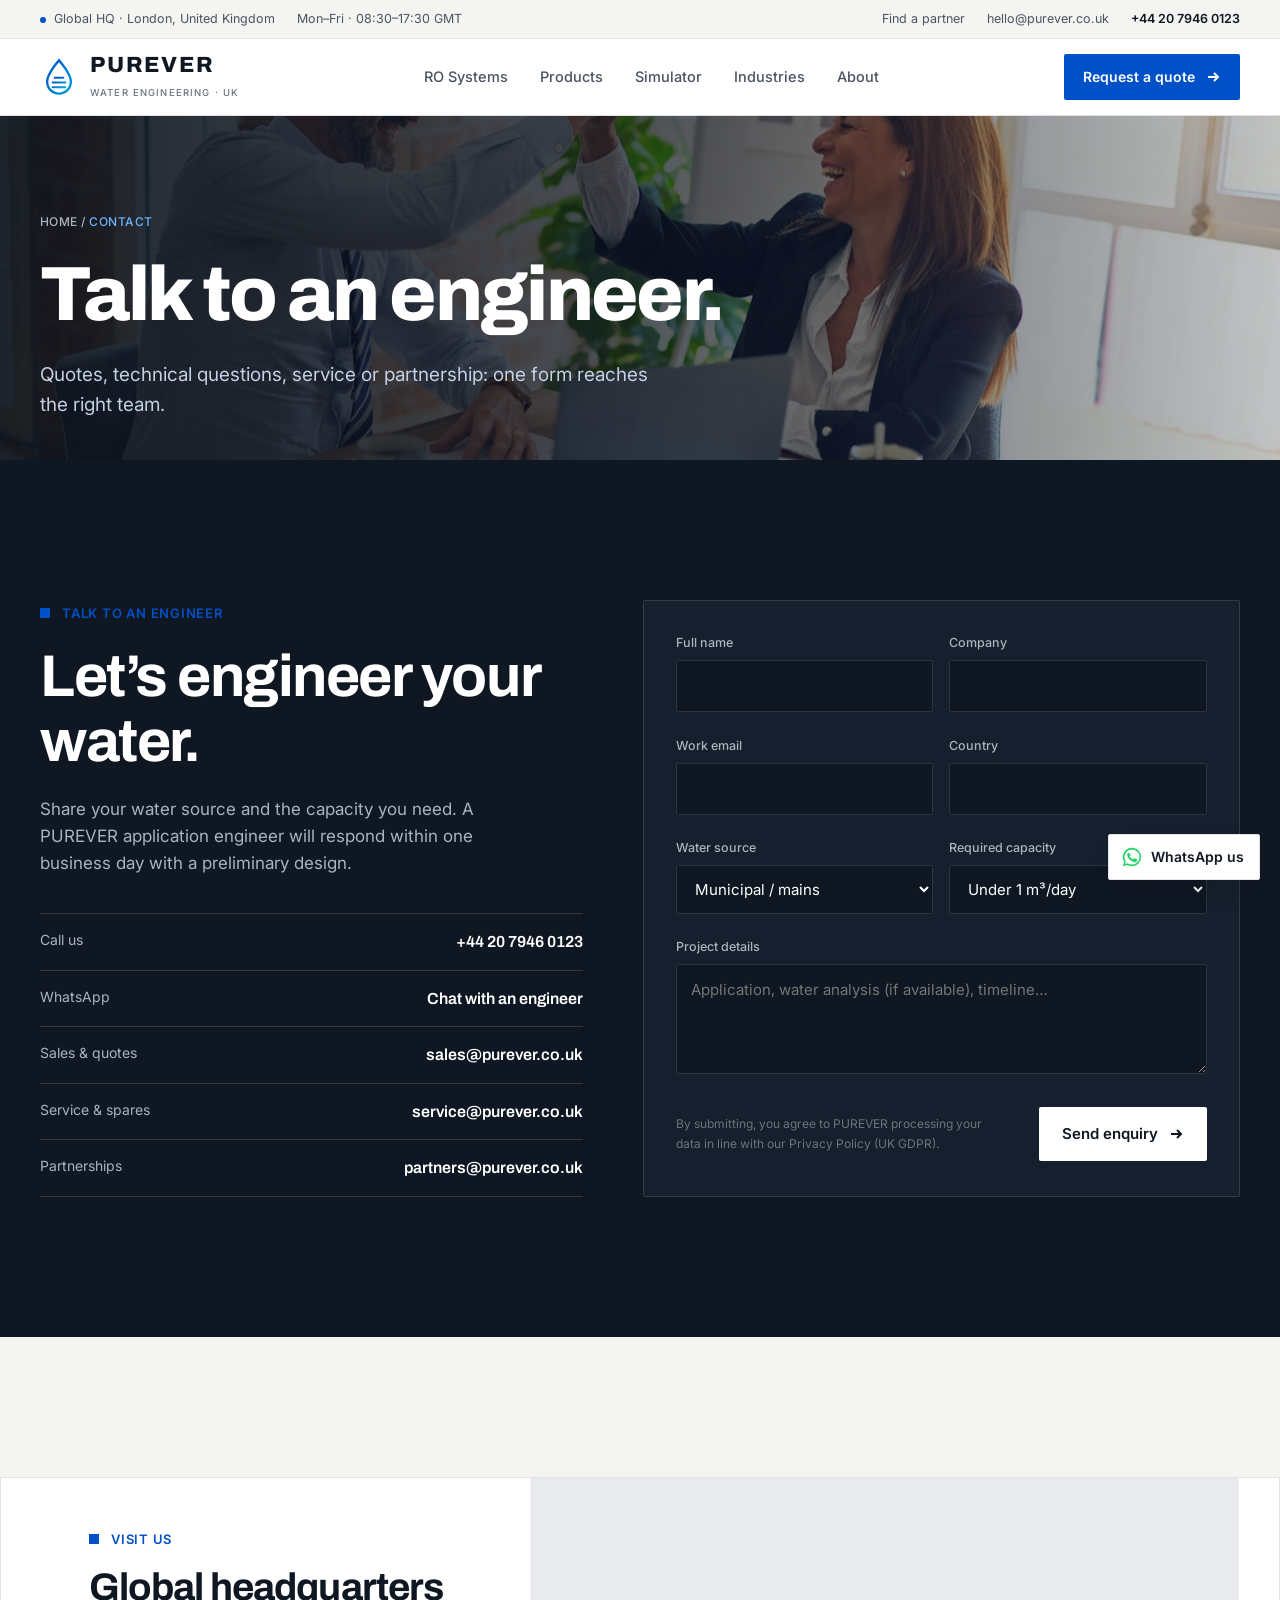
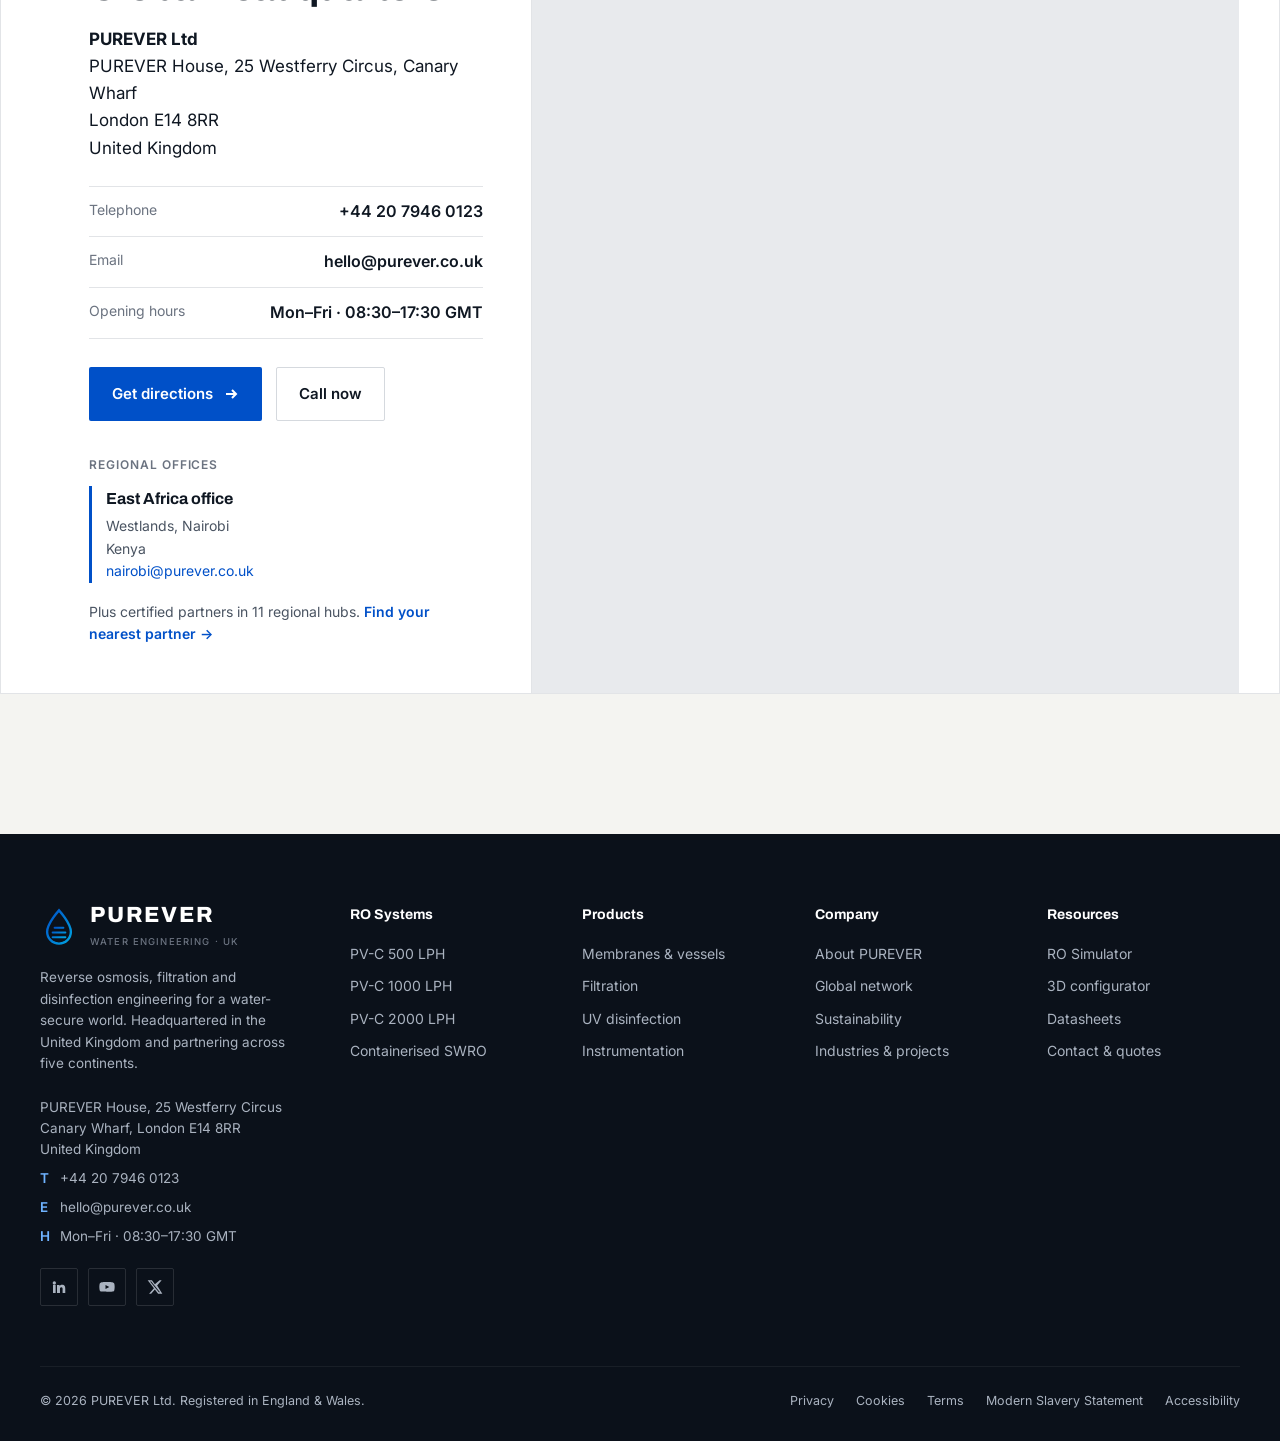
<file: contact.html>
<!doctype html>
<html lang="en-GB">
<head>
  <meta charset="utf-8">
  <meta name="viewport" content="width=device-width, initial-scale=1">
  <title>Contact — PUREVER</title>
  <meta name="description" content="Request a quote or talk to a PUREVER water treatment engineer.">
  <meta name="theme-color" content="#030a18">
  <link rel="icon" href="assets/img/favicon.svg" type="image/svg+xml">
  <link rel="preconnect" href="https://fonts.googleapis.com">
  <link rel="preconnect" href="https://fonts.gstatic.com" crossorigin>
  <link href="https://fonts.googleapis.com/css2?family=Archivo:wght@500;600;700;800&family=Inter:wght@400;500;600;700&family=IBM+Plex+Mono:wght@400;500;600&display=swap" rel="stylesheet">
  <link rel="stylesheet" href="assets/css/styles.css">
  <link rel="stylesheet" href="assets/css/pages.css">
  <link rel="stylesheet" href="assets/css/theme.css">
</head>
<body data-page="contact">
<div id="site-header"></div>
<script src="assets/js/layout.js"></script>
<main id="top">
<section class="page-hero compact">
  <div class="bg"><img src="assets/img/photos/partners-meeting.jpg" alt=""></div>
  <div class="container">
    <div class="crumbs"><a href="index.html">Home</a> / <span>Contact</span></div>
    <h1 class="reveal">Talk to an engineer.</h1>
    <p class="lede reveal" data-delay="1">Quotes, technical questions, service or partnership: one form reaches the right team.</p>
  </div>
</section>
<section class="section contact" id="contact">
  <div class="container contact-grid">
    <div>
      <span class="eyebrow reveal">Talk to an engineer</span>
      <h2 class="reveal" data-delay="1">Let’s engineer your water.</h2>
      <p class="lead reveal" data-delay="2">Share your water source and the capacity you need. A PUREVER application engineer will respond within one business day with a preliminary design.</p>
      <div class="contact-lines reveal" data-delay="3">
        <a class="cl" data-link="phone" href="#"><span class="k">Call us</span><span class="v" data-c="phone"></span></a>
        <a class="cl" data-link="whatsapp" href="#" target="_blank" rel="noopener"><span class="k">WhatsApp</span><span class="v">Chat with an engineer</span></a>
        <a class="cl" data-link="salesEmail" href="#"><span class="k">Sales &amp; quotes</span><span class="v" data-c="salesEmail"></span></a>
        <a class="cl" data-link="serviceEmail" href="#"><span class="k">Service &amp; spares</span><span class="v" data-c="serviceEmail"></span></a>
        <a class="cl" data-link="partnerEmail" href="#"><span class="k">Partnerships</span><span class="v" data-c="partnerEmail"></span></a>
      </div>
    </div>
    <form class="quote reveal" data-delay="2" id="quoteForm" novalidate>
      <div class="field"><label for="fName">Full name</label><input id="fName" name="name" required autocomplete="name"></div>
      <div class="field"><label for="fCompany">Company</label><input id="fCompany" name="company" autocomplete="organization"></div>
      <div class="field"><label for="fEmail">Work email</label><input id="fEmail" name="email" type="email" required autocomplete="email"></div>
      <div class="field"><label for="fCountry">Country</label><input id="fCountry" name="country" autocomplete="country-name"></div>
      <div class="field"><label for="fSource">Water source</label>
        <select id="fSource" name="source"><option>Municipal / mains</option><option>Borehole / well</option><option>Brackish groundwater</option><option>Seawater</option><option>Surface water</option><option>Wastewater reuse</option></select></div>
      <div class="field"><label for="fCap">Required capacity</label>
        <select id="fCap" name="capacity"><option>Under 1 m³/day</option><option>1 – 50 m³/day</option><option>50 – 500 m³/day</option><option>500 – 5,000 m³/day</option><option>Over 5,000 m³/day</option></select></div>
      <div class="field full"><label for="fMsg">Project details</label><textarea id="fMsg" name="message" placeholder="Application, water analysis (if available), timeline…"></textarea></div>
      <div class="form-ok" id="formOk">Thank you. Your enquiry has been prepared. Connect this form to your email or CRM endpoint to start receiving submissions.</div>
      <div class="actions">
        <small>By submitting, you agree to PUREVER processing your data in line with our Privacy Policy (UK GDPR).</small>
        <button class="btn btn-primary" type="submit">Send enquiry
          <svg viewBox="0 0 16 16" fill="none" stroke="currentColor" stroke-width="2"><path d="M3 8h10M9 4l4 4-4 4"/></svg></button>
      </div>
    </form>
  </div>
</section>

<section class="section visit" id="visit">
  <div class="container visit-grid">
    <div class="office-card reveal">
      <span class="eyebrow">Visit us</span>
      <h2>Global headquarters</h2>
      <address>
        <b data-c="company"></b><br>
        <span data-c="addr1"></span><br>
        <span data-c="city"></span><br>
        <span data-c="country"></span>
      </address>
      <dl class="office-dl">
        <div><dt>Telephone</dt><dd><a data-link="phone" href="#" data-c="phone"></a></dd></div>
        <div><dt>Email</dt><dd><a data-link="email" href="#" data-c="email"></a></dd></div>
        <div><dt>Opening hours</dt><dd data-c="hours"></dd></div>
      </dl>
      <div class="hero-actions">
        <a class="btn btn-primary" data-link="maps" href="#" target="_blank" rel="noopener">Get directions <svg viewBox="0 0 16 16" fill="none" stroke="currentColor" stroke-width="2"><path d="M3 8h10M9 4l4 4-4 4"/></svg></a>
        <a class="btn btn-outline" data-link="phone" href="#">Call now</a>
      </div>
      <h6 class="reg-title">Regional offices</h6>
      <div id="regionalOffices"></div>
      <p class="reg-note">Plus certified partners in 11 regional hubs. <a href="about.html#global">Find your nearest partner →</a></p>
    </div>
    <div class="map-wrap reveal" data-delay="1">
      <iframe id="officeMap" title="Map showing the PUREVER headquarters location" loading="lazy" referrerpolicy="no-referrer"></iframe>
    </div>
  </div>
</section>

</main>
<div id="site-footer"></div>
<script src="assets/js/renders.js"></script>
<script src="assets/js/main.js"></script>

</body>
</html>
</file>
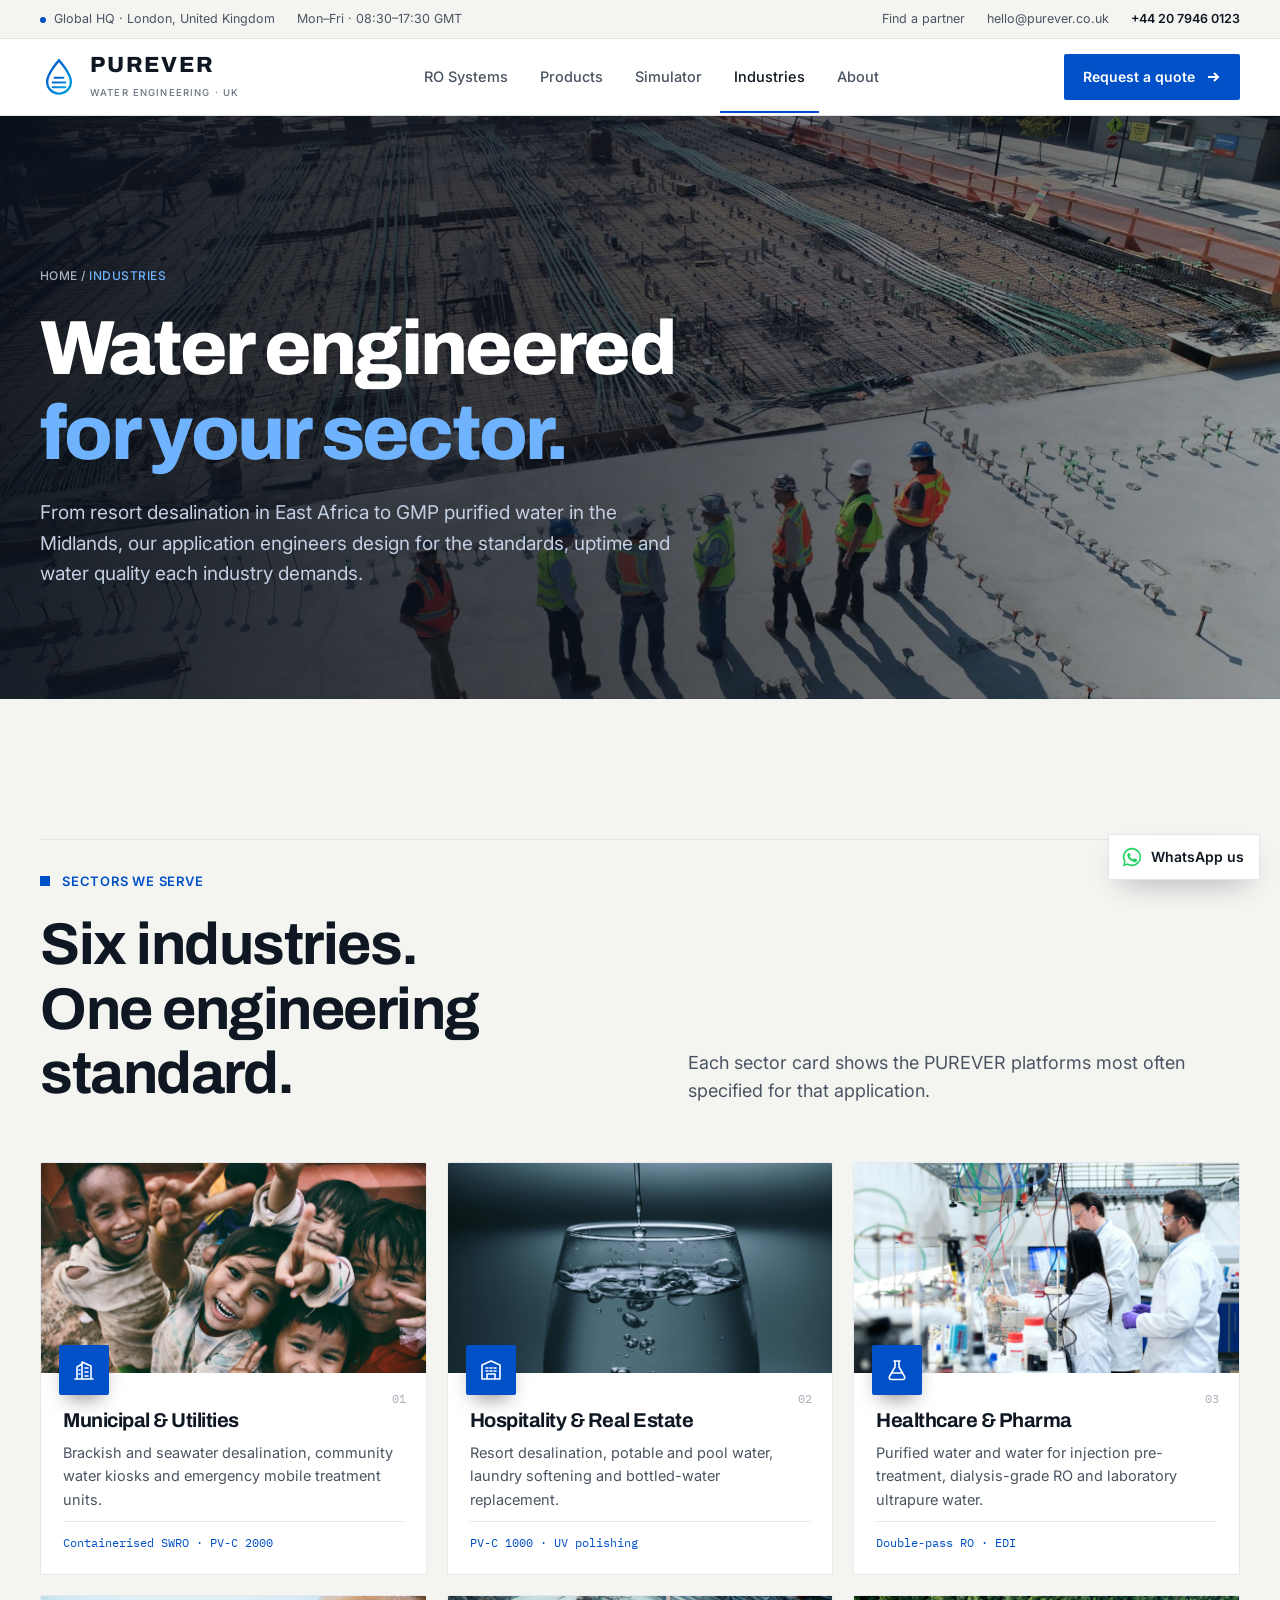
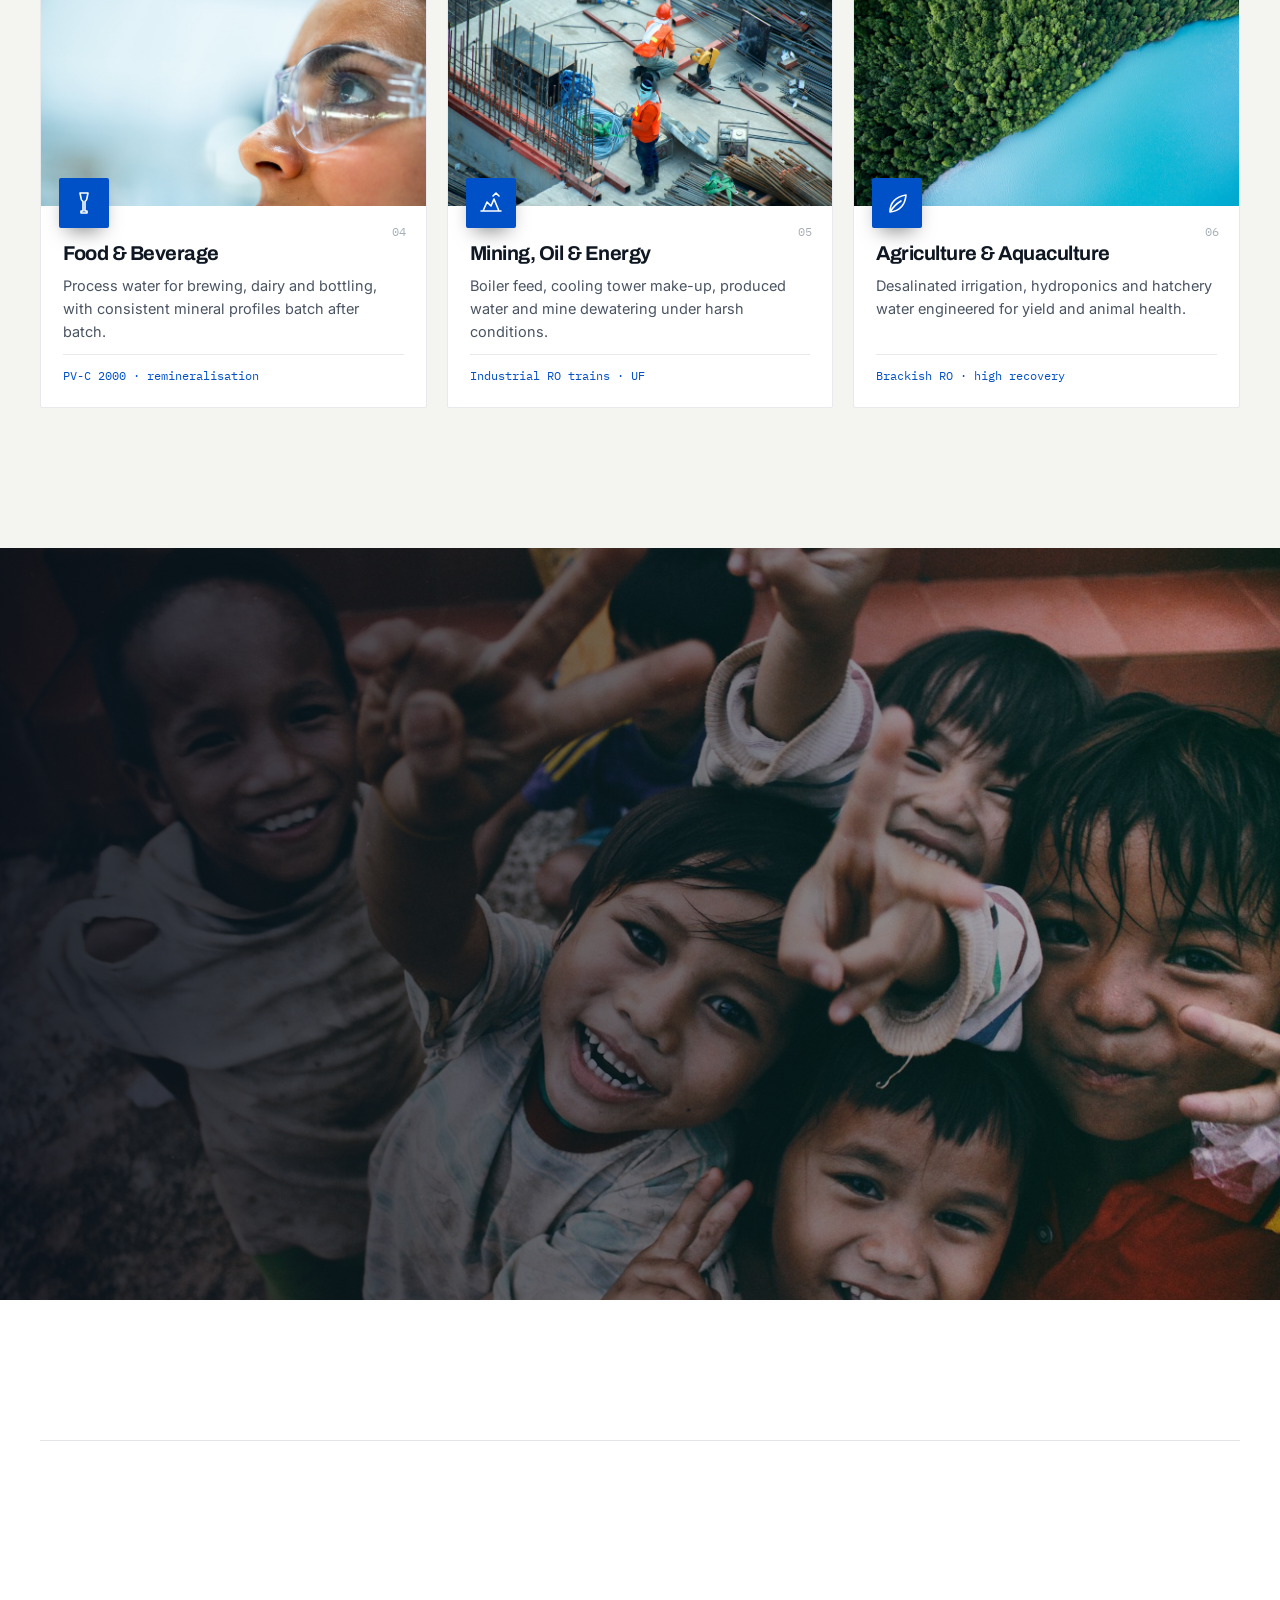
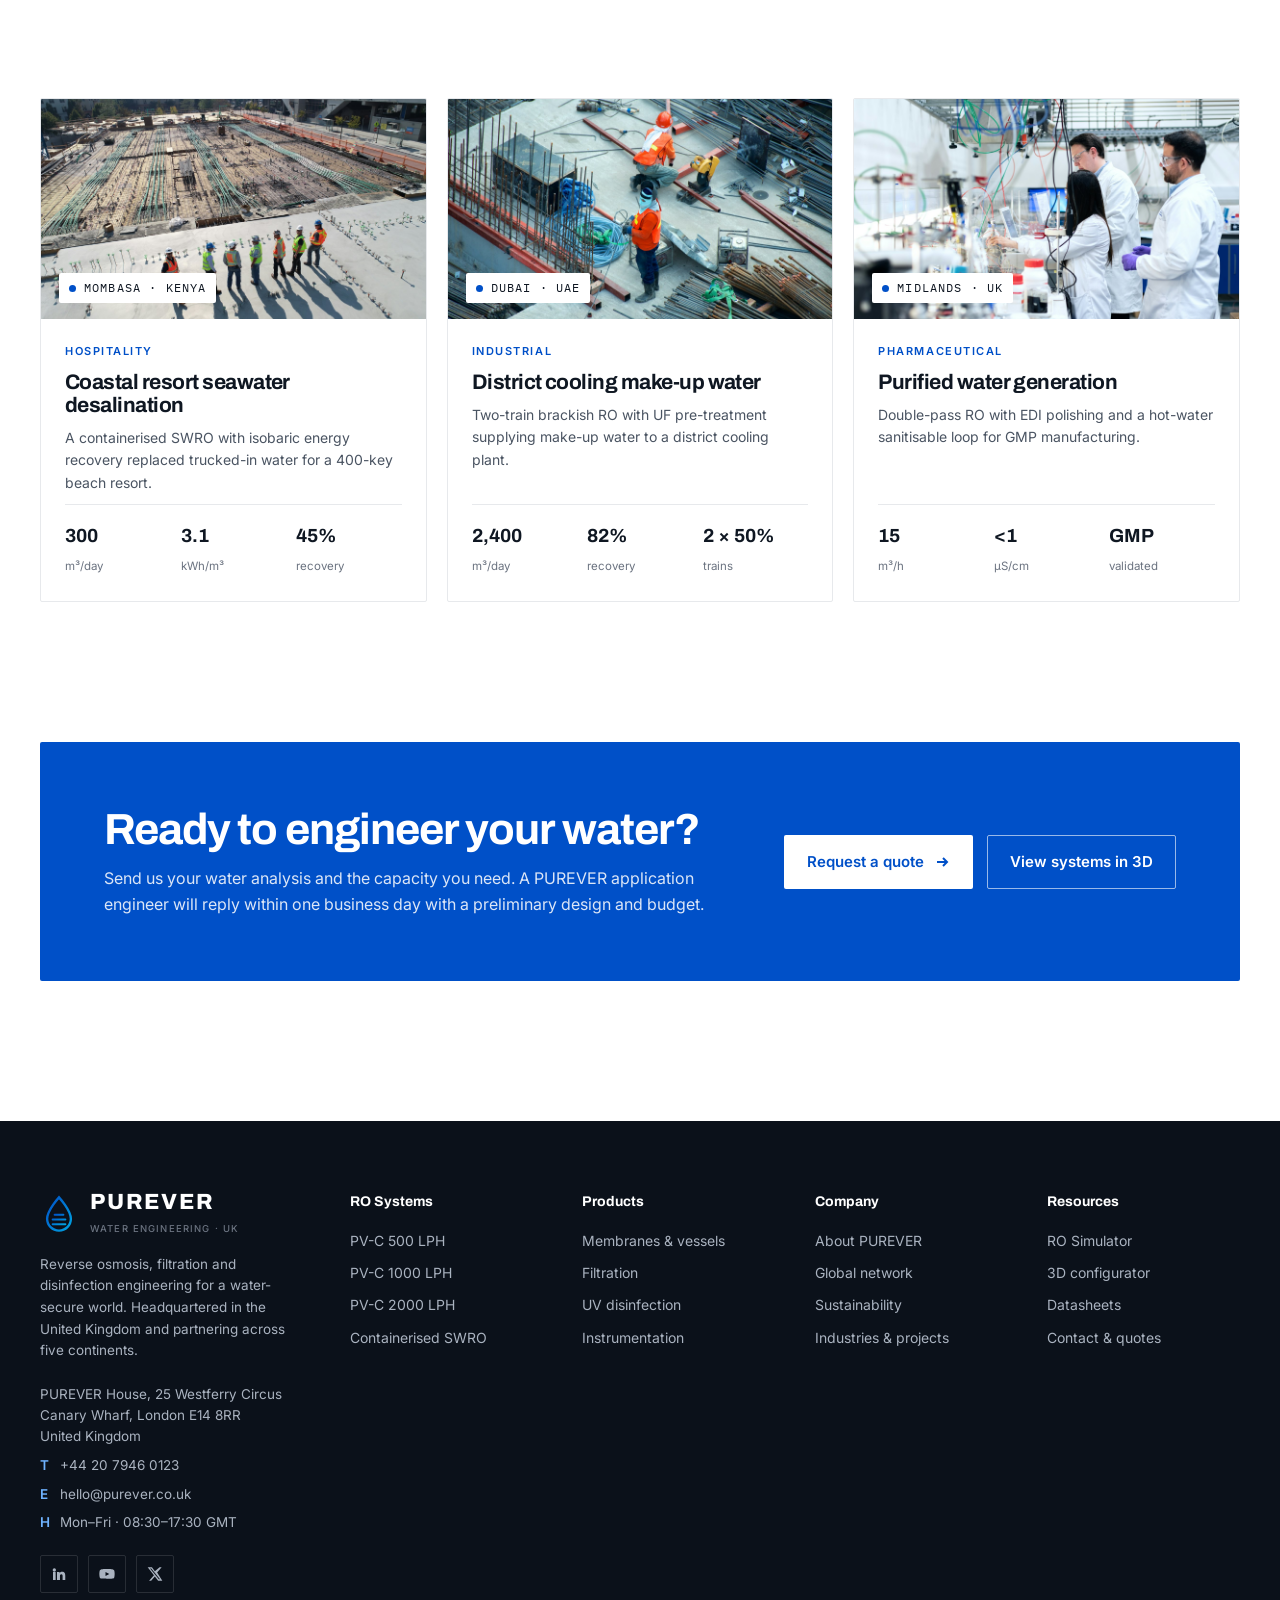
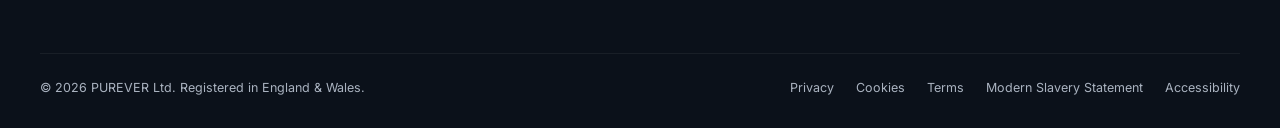
<file: industries.html>
<!doctype html>
<html lang="en-GB">
<head>
  <meta charset="utf-8">
  <meta name="viewport" content="width=device-width, initial-scale=1">
  <title>Industries & Projects — PUREVER</title>
  <meta name="description" content="PUREVER water treatment for municipal, hospitality, healthcare, food and beverage, mining and agriculture.">
  <meta name="theme-color" content="#030a18">
  <link rel="icon" href="assets/img/favicon.svg" type="image/svg+xml">
  <link rel="preconnect" href="https://fonts.googleapis.com">
  <link rel="preconnect" href="https://fonts.gstatic.com" crossorigin>
  <link href="https://fonts.googleapis.com/css2?family=Archivo:wght@500;600;700;800&family=Inter:wght@400;500;600;700&family=IBM+Plex+Mono:wght@400;500;600&display=swap" rel="stylesheet">
  <link rel="stylesheet" href="assets/css/styles.css">
  <link rel="stylesheet" href="assets/css/pages.css">
  <link rel="stylesheet" href="assets/css/theme.css">
</head>
<body data-page="industries">
<div id="site-header"></div>
<script src="assets/js/layout.js"></script>
<main id="top">

<section class="page-hero">
  <div class="bg"><img src="assets/img/photos/site-team.jpg" alt=""></div>
  <div class="container">
    <div class="crumbs"><a href="index.html">Home</a> / <span>Industries</span></div>
    <h1 class="reveal">Water engineered<br><span class="grad-text">for your sector.</span></h1>
    <p class="lede reveal" data-delay="1">From resort desalination in East Africa to GMP purified water in the Midlands, our application engineers design for the standards, uptime and water quality each industry demands.</p>
  </div>
</section>

<section class="section" style="background:var(--paper)">
  <div class="container">
    <div class="section-head">
      <div>
        <span class="eyebrow reveal">Sectors we serve</span>
        <h2 class="reveal" data-delay="1">Six industries.<br>One engineering standard.</h2>
      </div>
      <p class="reveal" data-delay="2">Each sector card shows the PUREVER platforms most often specified for that application.</p>
    </div>
    <div class="ind-photo-grid" id="indGrid" data-variant="photo"></div>
  </div>
</section>

<section class="impact">
  <img src="assets/img/photos/community-smiles.jpg" alt="" loading="lazy">
  <div class="container">
    <span class="eyebrow reveal" style="color:var(--aqua)">Community water</span>
    <blockquote class="reveal" data-delay="1">A single 2,000 LPH system can supply safe drinking water for around 2,000 people every day.</blockquote>
    <div class="impact-stats reveal" data-delay="2">
      <div><div class="n">48 m³</div><div class="l">Daily output of a PV-C 2000 running 24 hours</div></div>
      <div><div class="n">20 L</div><div class="l">Per person per day for drinking, cooking and basic hygiene</div></div>
    </div>
  </div>
</section>

<section class="section projects">
  <div class="container">
    <div class="section-head">
      <div>
        <span class="eyebrow reveal">Reference projects</span>
        <h2 class="reveal" data-delay="1">Proven on five continents.</h2>
      </div>
      <p class="reveal" data-delay="2">A selection of systems delivered through the PUREVER partner network.</p>
    </div>
    <div class="proj-grid" id="projGrid"></div>
  </div>
</section>

<section class="section" style="padding-top:0">
  <div class="container">
    <div class="cta-band reveal">
      <div>
        <h2>Ready to engineer your water?</h2>
        <p>Send us your water analysis and the capacity you need. A PUREVER application engineer will reply within one business day with a preliminary design and budget.</p>
      </div>
      <div class="hero-actions">
        <a href="contact.html" class="btn btn-primary">Request a quote <svg viewBox="0 0 16 16" fill="none" stroke="currentColor" stroke-width="2"><path d="M3 8h10M9 4l4 4-4 4"/></svg></a>
        <a href="ro-systems.html" class="btn btn-ghost">View systems in 3D</a>
      </div>
    </div>
  </div>
</section>

</main>
<div id="site-footer"></div>
<script src="assets/js/renders.js"></script>
<script src="assets/js/main.js"></script>

</body>
</html>
</file>
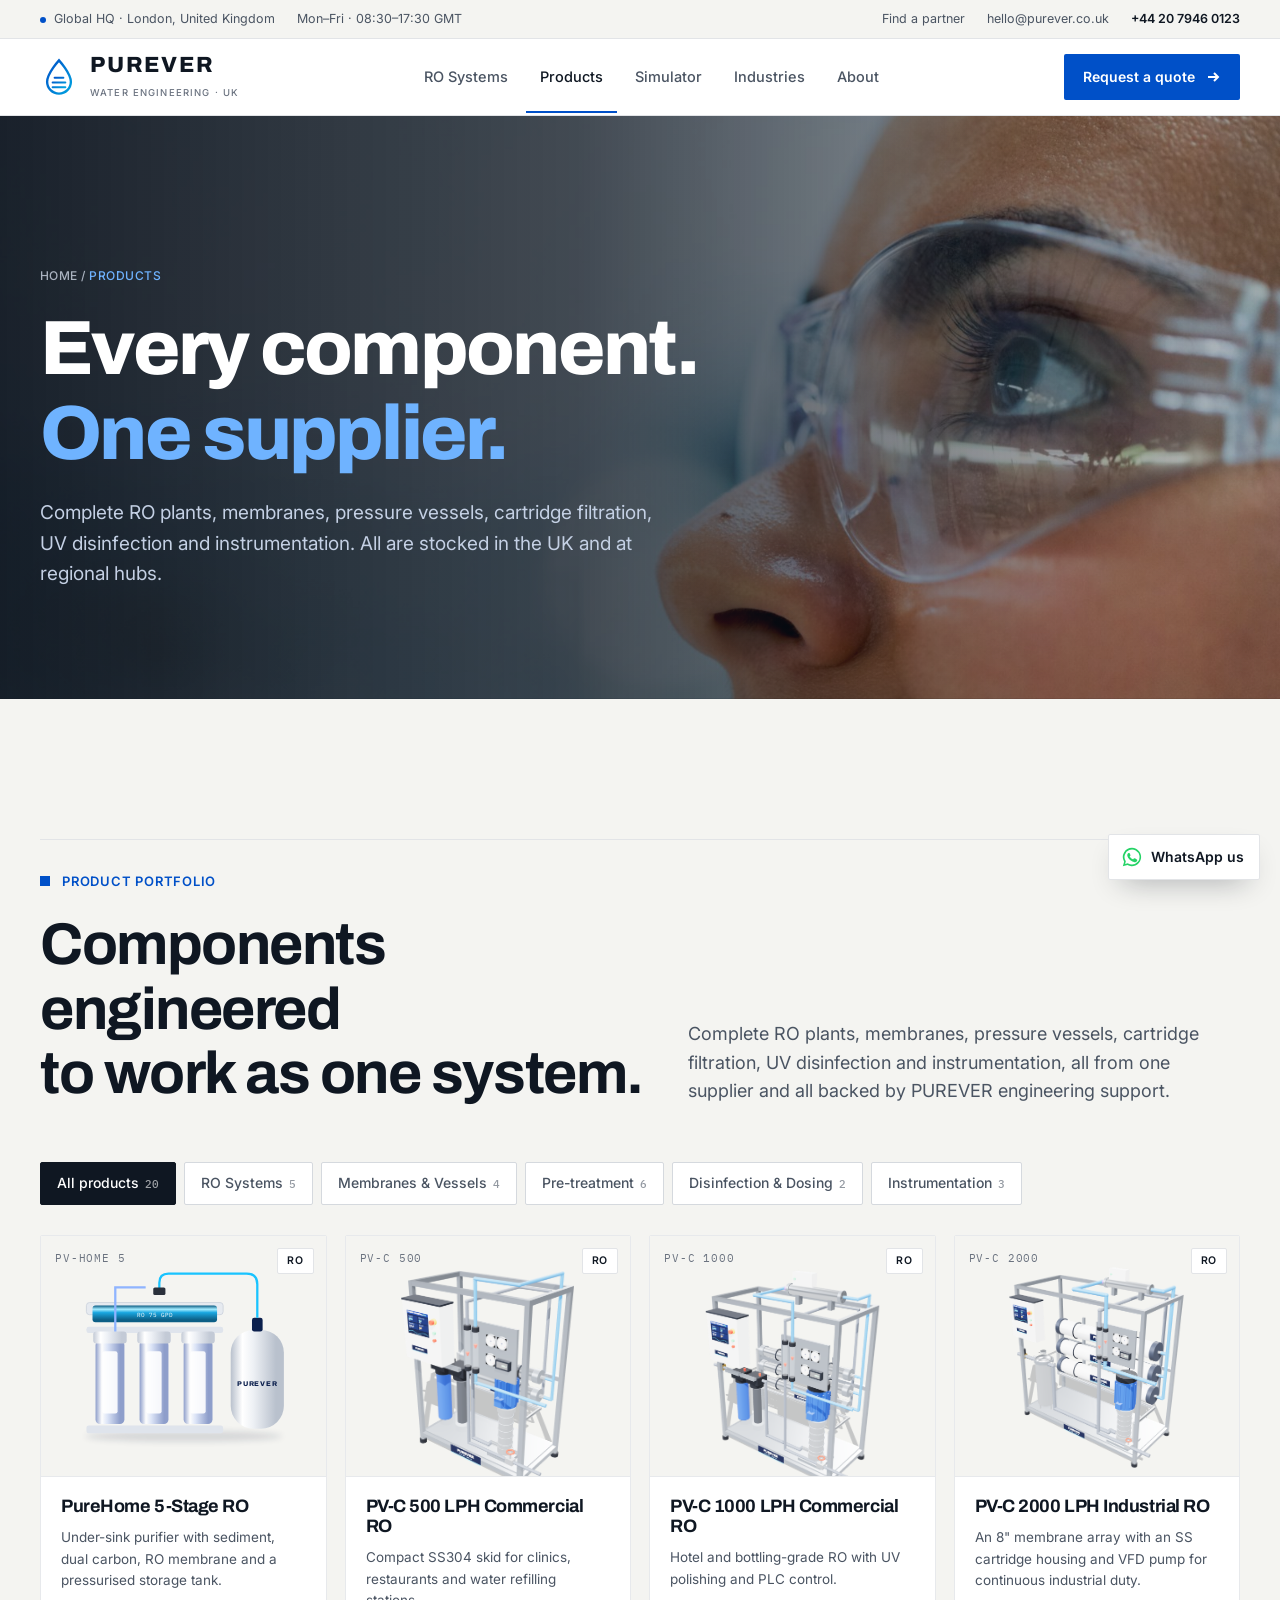
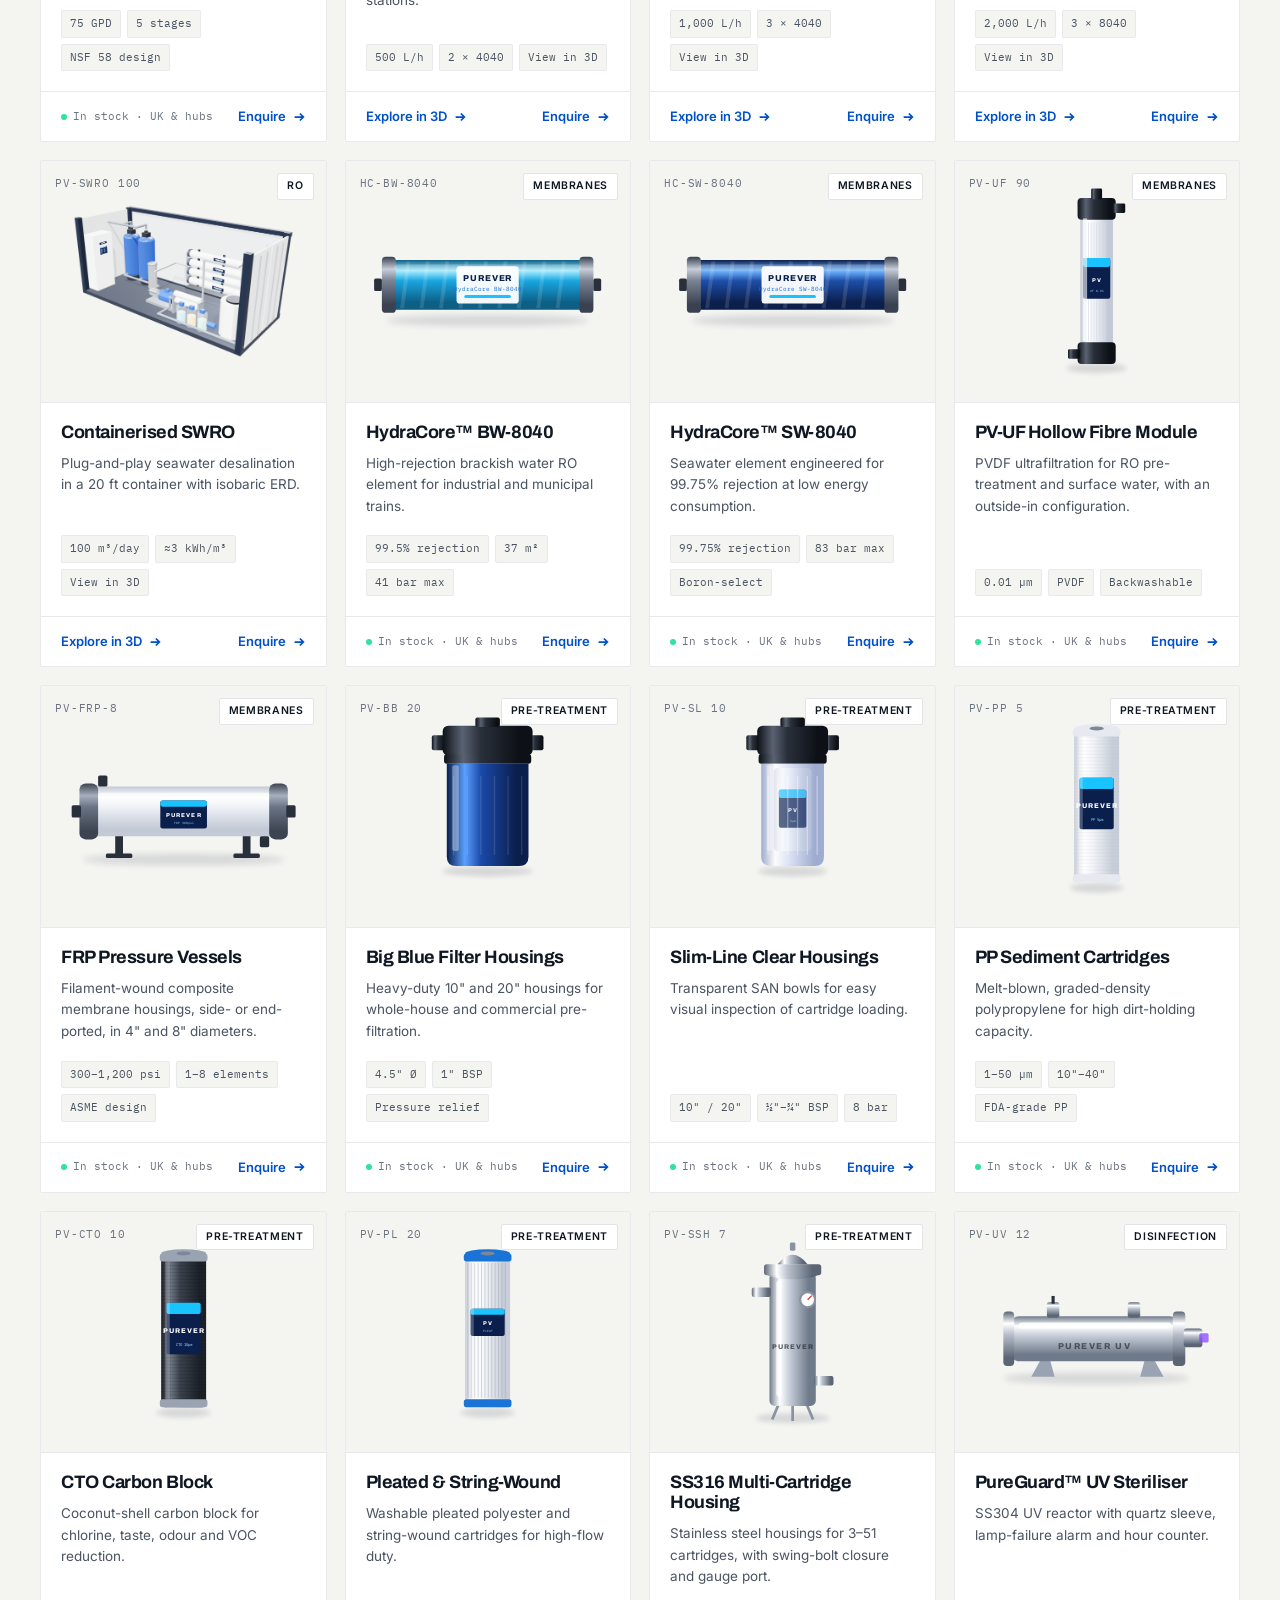
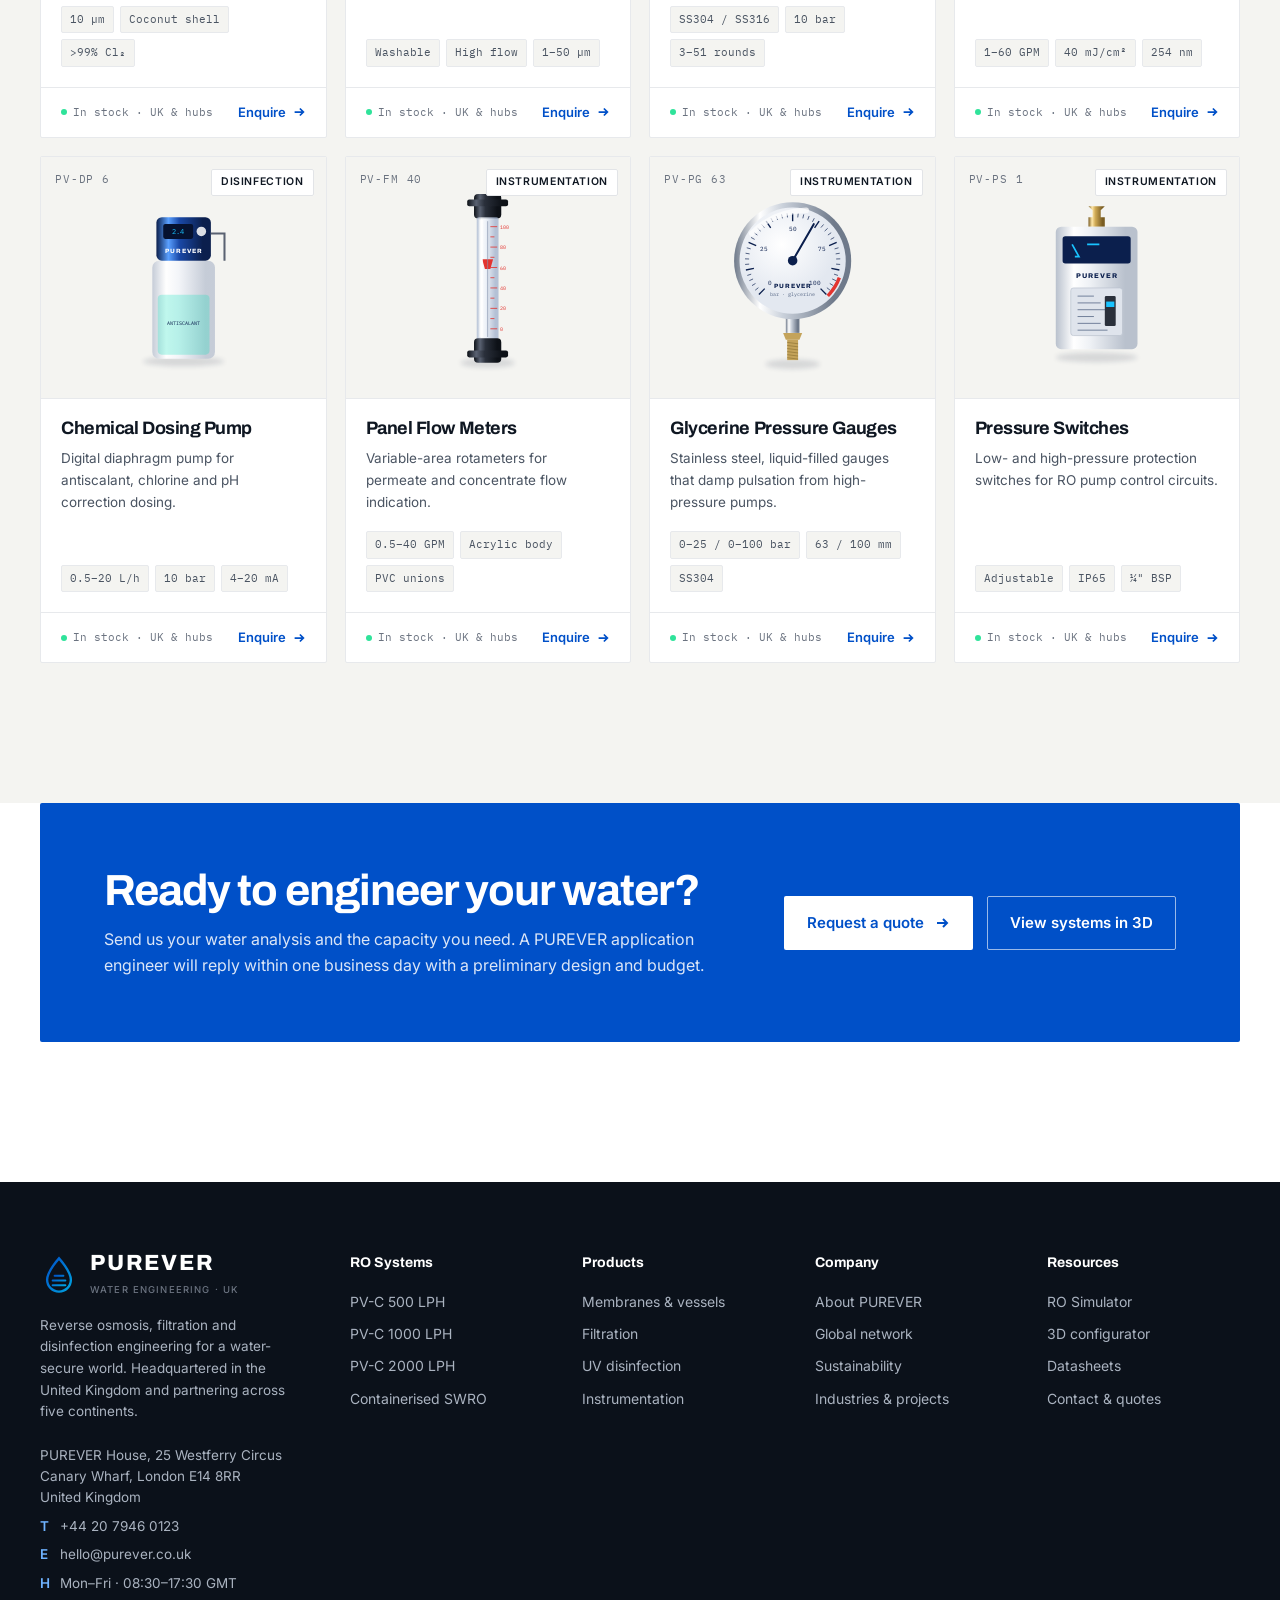
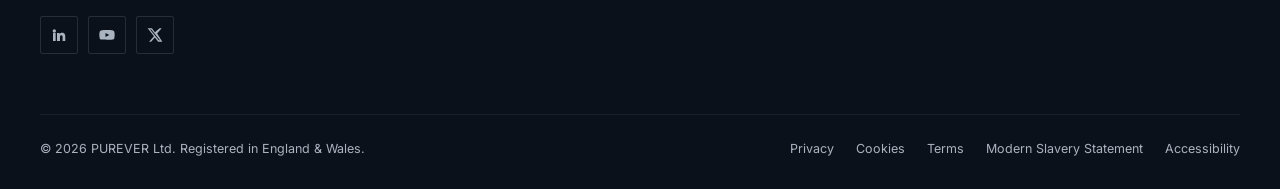
<file: products.html>
<!doctype html>
<html lang="en-GB">
<head>
  <meta charset="utf-8">
  <meta name="viewport" content="width=device-width, initial-scale=1">
  <title>Products — PUREVER</title>
  <meta name="description" content="RO systems, membranes, pressure vessels, cartridge filtration, UV disinfection and instrumentation from PUREVER.">
  <meta name="theme-color" content="#030a18">
  <link rel="icon" href="assets/img/favicon.svg" type="image/svg+xml">
  <link rel="preconnect" href="https://fonts.googleapis.com">
  <link rel="preconnect" href="https://fonts.gstatic.com" crossorigin>
  <link href="https://fonts.googleapis.com/css2?family=Archivo:wght@500;600;700;800&family=Inter:wght@400;500;600;700&family=IBM+Plex+Mono:wght@400;500;600&display=swap" rel="stylesheet">
  <link rel="stylesheet" href="assets/css/styles.css">
  <link rel="stylesheet" href="assets/css/pages.css">
  <link rel="stylesheet" href="assets/css/theme.css">
</head>
<body data-page="products">
<div id="site-header"></div>
<script src="assets/js/layout.js"></script>
<main id="top">
<section class="page-hero">
  <div class="bg"><img src="assets/img/photos/quality-inspection.jpg" alt=""></div>
  <div class="container">
    <div class="crumbs"><a href="index.html">Home</a> / <span>Products</span></div>
    <h1 class="reveal">Every component.<br><span class="grad-text">One supplier.</span></h1>
    <p class="lede reveal" data-delay="1">Complete RO plants, membranes, pressure vessels, cartridge filtration, UV disinfection and instrumentation. All are stocked in the UK and at regional hubs.</p>
  </div>
</section>
<section class="section products" id="products">
  <div class="container">
    <div class="section-head">
      <div>
        <span class="eyebrow reveal">Product portfolio</span>
        <h2 class="reveal" data-delay="1">Components engineered<br>to work as one system.</h2>
      </div>
      <p class="reveal" data-delay="2">Complete RO plants, membranes, pressure vessels, cartridge filtration, UV disinfection and instrumentation, all from one supplier and all backed by PUREVER engineering support.</p>
    </div>
    <div class="filter-bar" id="filterBar" role="tablist" aria-label="Product categories"></div>
    <div class="product-grid" id="productGrid"></div>
  </div>
</section>

<section class="section" style="padding-top:0">
  <div class="container">
    <div class="cta-band reveal">
      <div>
        <h2>Ready to engineer your water?</h2>
        <p>Send us your water analysis and the capacity you need. A PUREVER application engineer will reply within one business day with a preliminary design and budget.</p>
      </div>
      <div class="hero-actions">
        <a href="contact.html" class="btn btn-primary">Request a quote <svg viewBox="0 0 16 16" fill="none" stroke="currentColor" stroke-width="2"><path d="M3 8h10M9 4l4 4-4 4"/></svg></a>
        <a href="ro-systems.html" class="btn btn-ghost">View systems in 3D</a>
      </div>
    </div>
  </div>
</section>

</main>
<div id="site-footer"></div>
<script src="assets/js/renders.js"></script>
<script src="assets/js/main.js"></script>

</body>
</html>
</file>
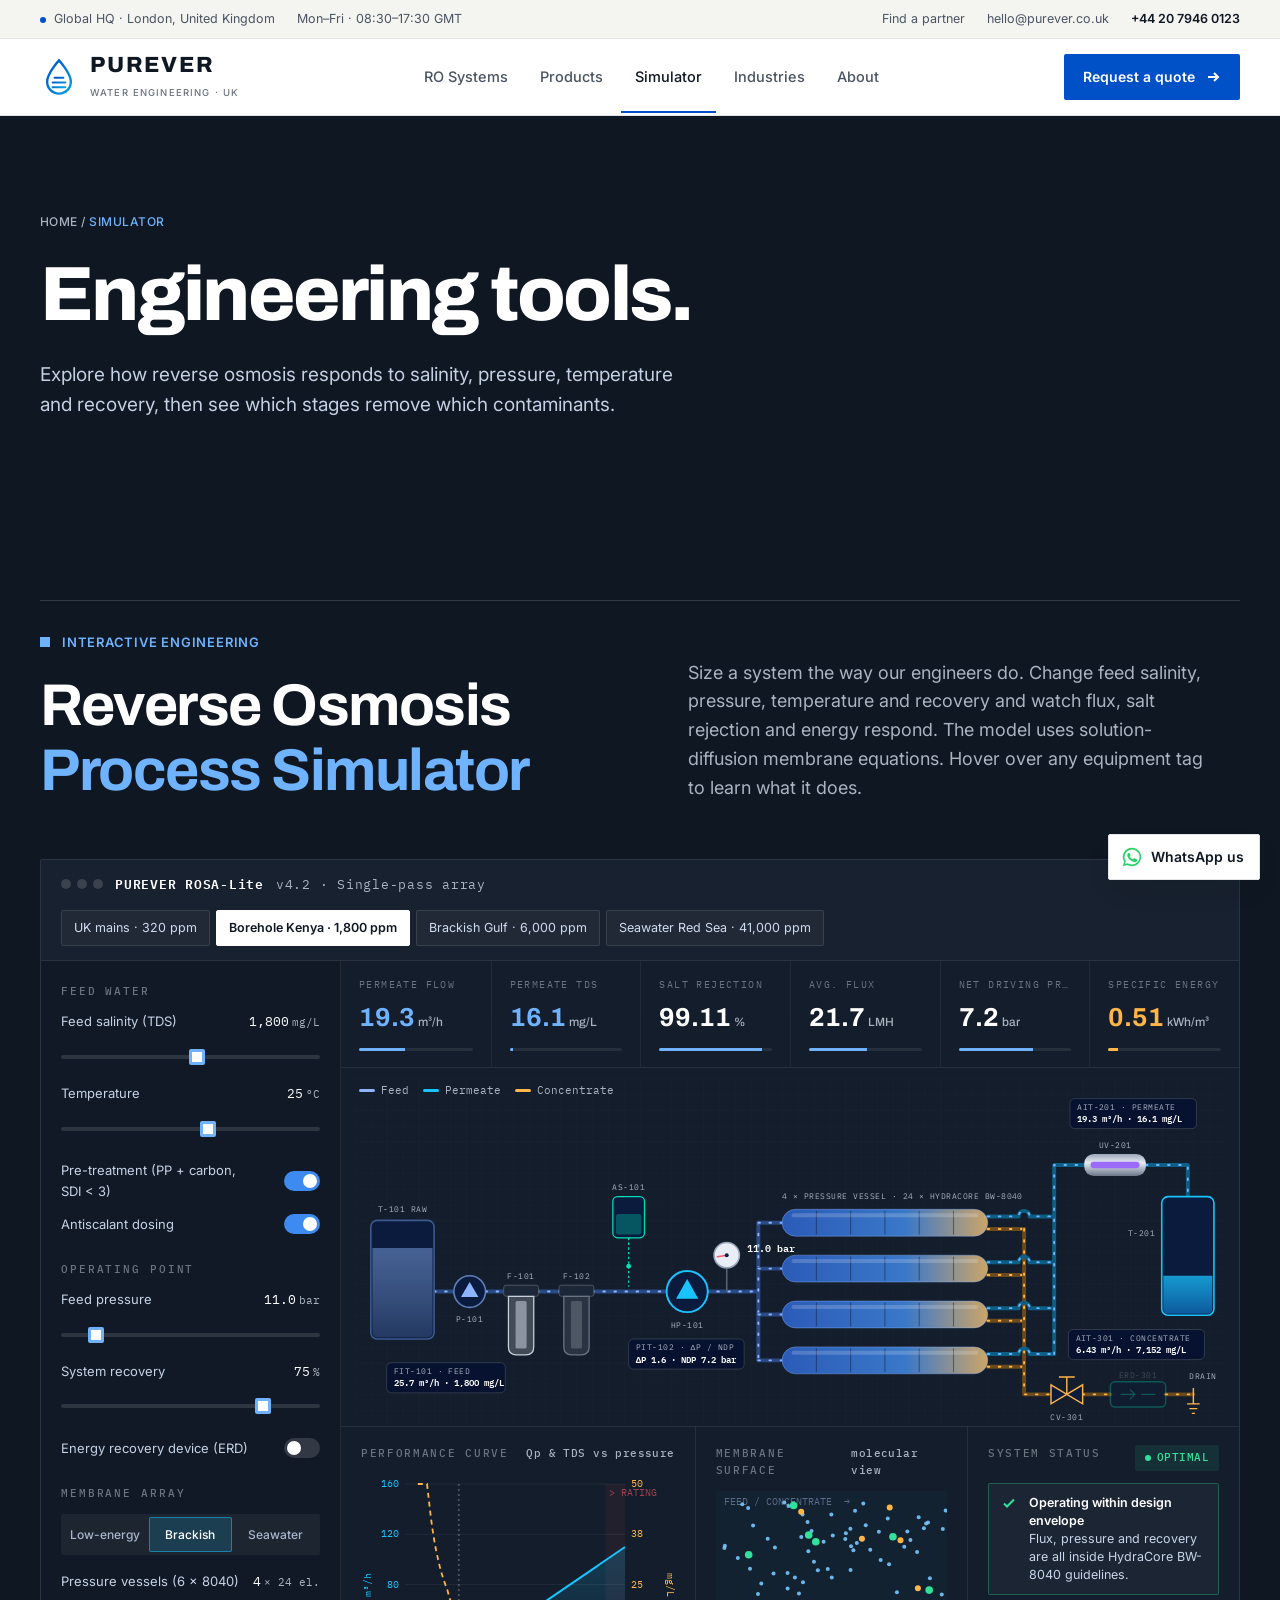
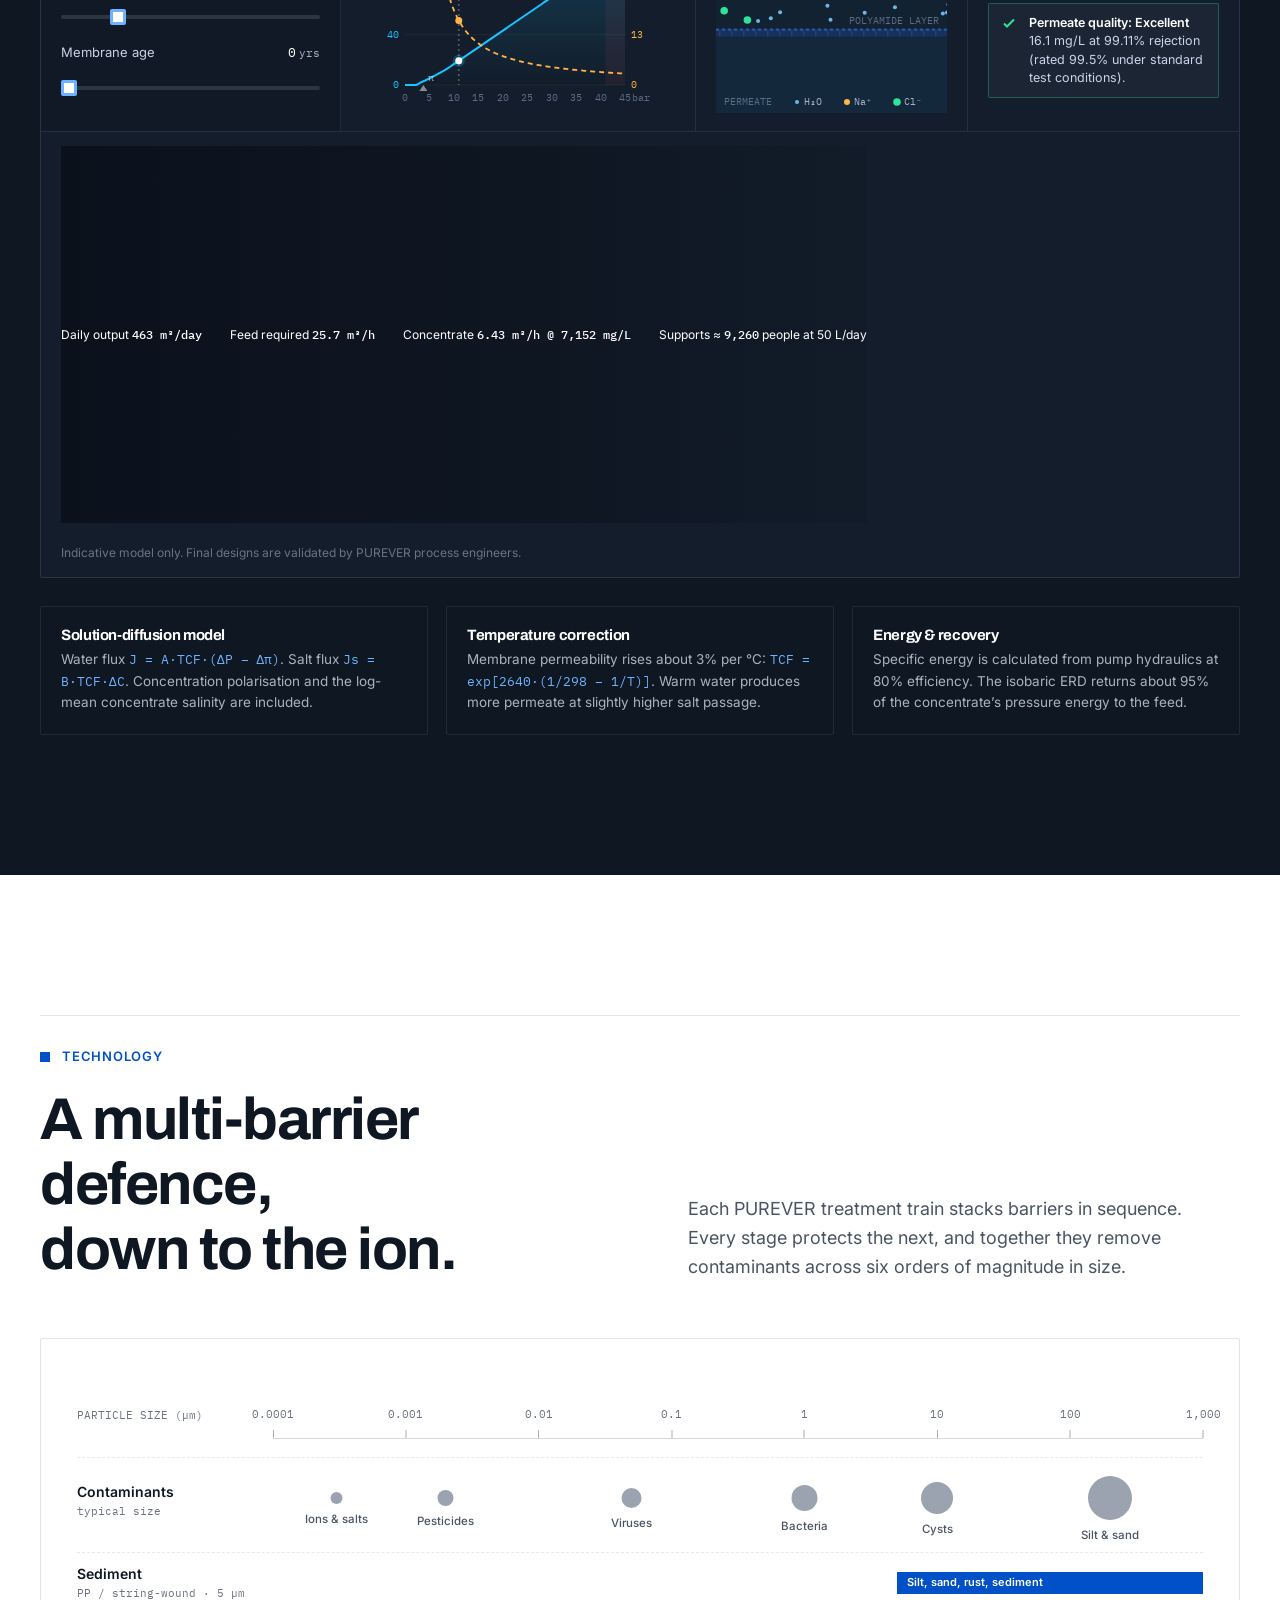
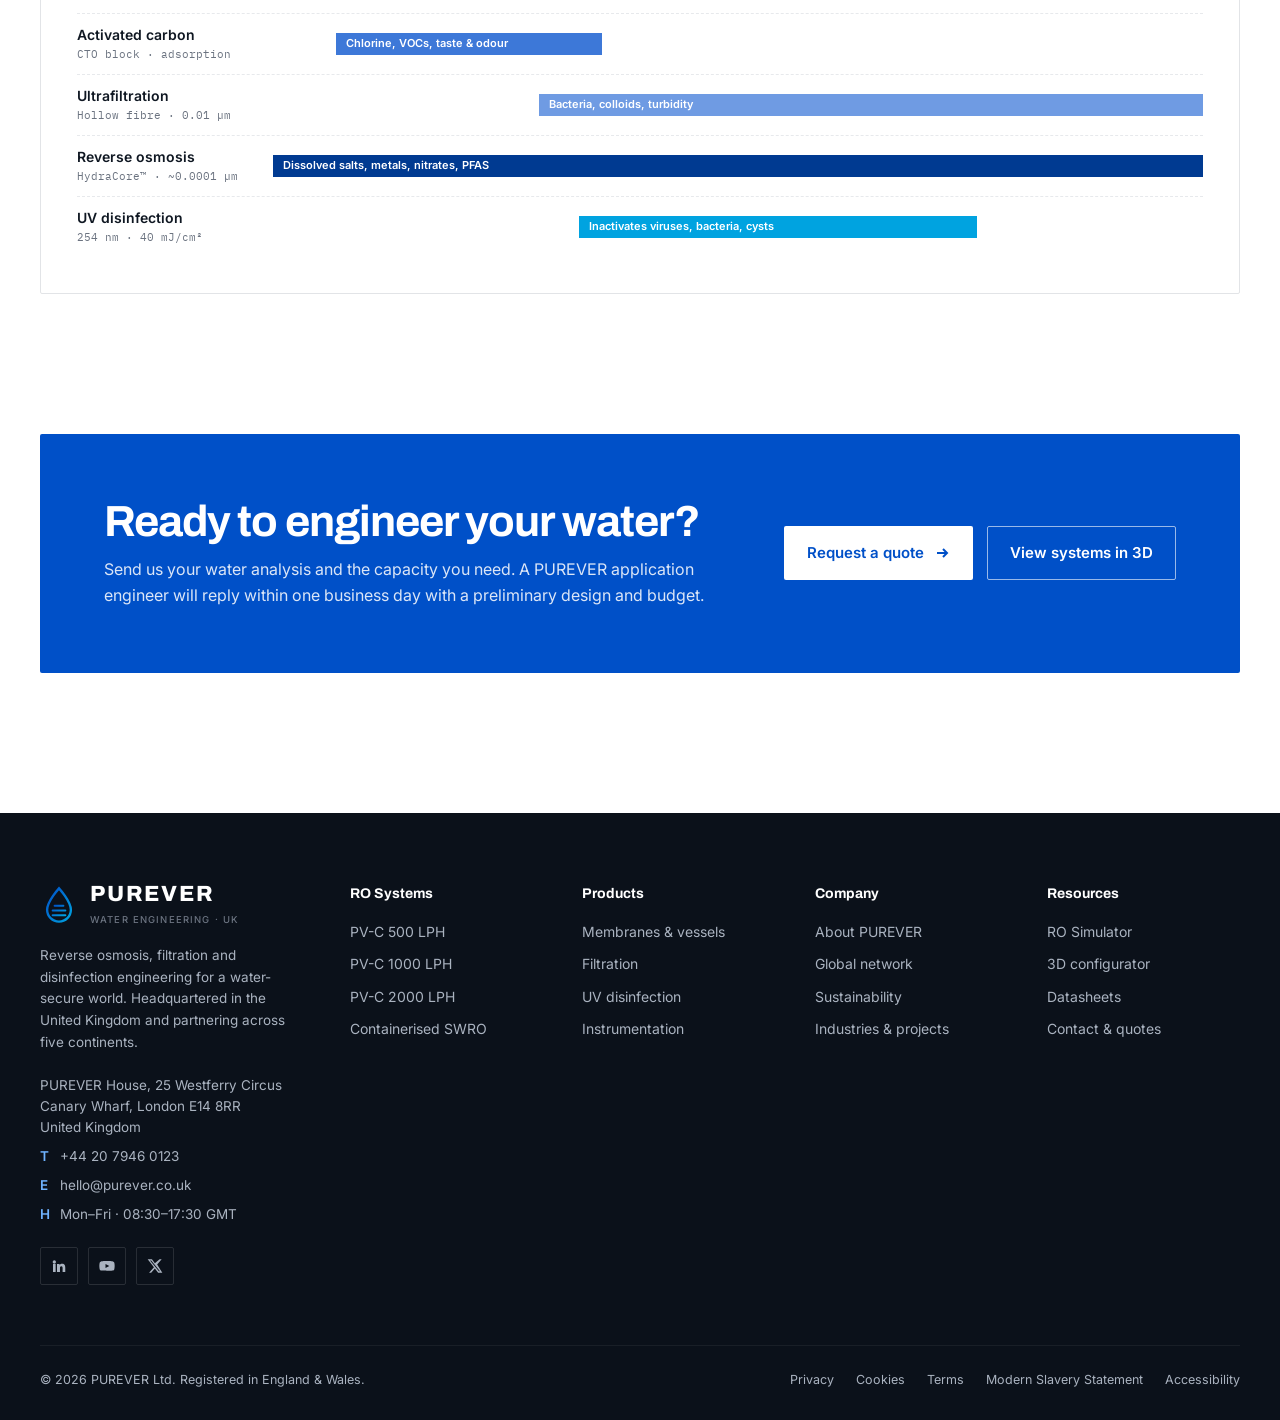
<file: simulator.html>
<!doctype html>
<html lang="en-GB">
<head>
  <meta charset="utf-8">
  <meta name="viewport" content="width=device-width, initial-scale=1">
  <title>RO Process Simulator — PUREVER</title>
  <meta name="description" content="Interactive reverse osmosis simulator: feed salinity, pressure, temperature and recovery, with live flux, rejection and energy.">
  <meta name="theme-color" content="#030a18">
  <link rel="icon" href="assets/img/favicon.svg" type="image/svg+xml">
  <link rel="preconnect" href="https://fonts.googleapis.com">
  <link rel="preconnect" href="https://fonts.gstatic.com" crossorigin>
  <link href="https://fonts.googleapis.com/css2?family=Archivo:wght@500;600;700;800&family=Inter:wght@400;500;600;700&family=IBM+Plex+Mono:wght@400;500;600&display=swap" rel="stylesheet">
  <link rel="stylesheet" href="assets/css/styles.css">
  <link rel="stylesheet" href="assets/css/pages.css">
  <link rel="stylesheet" href="assets/css/theme.css">
</head>
<body data-page="simulator">
<div id="site-header"></div>
<script src="assets/js/layout.js"></script>
<main id="top">
<section class="page-hero plain compact">
  <div class="container">
    <div class="crumbs"><a href="index.html">Home</a> / <span>Simulator</span></div>
    <h1 class="reveal">Engineering tools.</h1>
    <p class="lede reveal" data-delay="1">Explore how reverse osmosis responds to salinity, pressure, temperature and recovery, then see which stages remove which contaminants.</p>
  </div>
</section>
<section class="section dark sim-section" id="simulator">
  <div class="container">
    <div class="section-head">
      <div>
        <span class="eyebrow reveal">Interactive engineering</span>
        <h2 class="reveal" data-delay="1">Reverse Osmosis<br><span class="grad-text">Process Simulator</span></h2>
      </div>
      <p class="reveal" data-delay="2">Size a system the way our engineers do. Change feed salinity, pressure, temperature and recovery and watch flux, salt rejection and energy respond. The model uses solution-diffusion membrane equations. Hover over any equipment tag to learn what it does.</p>
    </div>

    <div class="sim-shell reveal">
      <div class="sim-toolbar">
        <div class="title"><span class="win-dots"><i></i><i></i><i></i></span><b>PUREVER ROSA-Lite</b> v4.2 · Single-pass array</div>
        <div class="presets" id="presets" role="group" aria-label="Scenario presets"></div>
      </div>

      <div class="sim-body">
        <!-- Controls -->
        <div class="sim-controls">
          <div class="ctl-group">
            <h5>Feed water</h5>
            <div class="ctl">
              <div class="ctl-row"><label for="inTds">Feed salinity (TDS)</label><output id="outTds"></output></div>
              <input type="range" id="inTds" min="0" max="1000" step="1">
            </div>
            <div class="ctl">
              <div class="ctl-row"><label for="inTemp">Temperature</label><output id="outTemp"></output></div>
              <input type="range" id="inTemp" min="5" max="40" step="1">
            </div>
            <label class="toggle">Pre-treatment (PP + carbon, SDI&nbsp;&lt;&nbsp;3)<input type="checkbox" id="inPre" checked><span class="sw"></span></label>
            <label class="toggle">Antiscalant dosing<input type="checkbox" id="inAs" checked><span class="sw"></span></label>
          </div>
          <div class="ctl-group">
            <h5>Operating point</h5>
            <div class="ctl">
              <div class="ctl-row"><label for="inP">Feed pressure</label><output id="outP"></output></div>
              <input type="range" id="inP" min="2" max="82" step="0.5">
            </div>
            <div class="ctl">
              <div class="ctl-row"><label for="inR">System recovery</label><output id="outR"></output></div>
              <input type="range" id="inR" min="15" max="90" step="1">
            </div>
            <label class="toggle">Energy recovery device (ERD)<input type="checkbox" id="inErd"><span class="sw"></span></label>
          </div>
          <div class="ctl-group">
            <h5>Membrane array</h5>
            <div class="ctl">
              <div class="seg" id="inMem" role="radiogroup" aria-label="Membrane type">
                <button data-v="LE">Low-energy</button>
                <button data-v="BW">Brackish</button>
                <button data-v="SW">Seawater</button>
              </div>
            </div>
            <div class="ctl">
              <div class="ctl-row"><label for="inV">Pressure vessels (6 × 8040)</label><output id="outV"></output></div>
              <input type="range" id="inV" min="1" max="16" step="1">
            </div>
            <div class="ctl">
              <div class="ctl-row"><label for="inAge">Membrane age</label><output id="outAge"></output></div>
              <input type="range" id="inAge" min="0" max="7" step="0.5">
            </div>
          </div>
        </div>

        <!-- Main -->
        <div class="sim-main">
          <div class="sim-kpis">
            <div class="kpi aqua"><div class="k">Permeate flow</div><div class="v" id="kQp">–</div><div class="bar"><i id="bQp"></i></div></div>
            <div class="kpi aqua"><div class="k">Permeate TDS</div><div class="v" id="kCp">–</div><div class="bar"><i id="bCp"></i></div></div>
            <div class="kpi"><div class="k">Salt rejection</div><div class="v" id="kRej">–</div><div class="bar"><i id="bRej"></i></div></div>
            <div class="kpi"><div class="k">Avg. flux</div><div class="v" id="kJ">–</div><div class="bar"><i id="bJ"></i></div></div>
            <div class="kpi"><div class="k">Net driving pressure (NDP)</div><div class="v" id="kNdp">–</div><div class="bar"><i id="bNdp"></i></div></div>
            <div class="kpi amber"><div class="k">Specific energy</div><div class="v" id="kSec">–</div><div class="bar"><i id="bSec"></i></div></div>
          </div>

          <div class="sim-diagram">
            <div class="pid-legend">
              <span><i style="background:#8fb4ff"></i>Feed</span>
              <span><i style="background:#19c3ff"></i>Permeate</span>
              <span><i style="background:#ffb547"></i>Concentrate</span>
            </div>
            <svg id="pid" viewBox="0 0 1100 440" role="img" aria-label="Animated process and instrumentation diagram of the reverse osmosis system"></svg>
            <div class="pid-tip" id="pidTip"></div>
          </div>

          <div class="sim-lower">
            <div class="sim-panel">
              <h6>Performance curve <span>Qp &amp; TDS vs pressure</span></h6>
              <canvas id="curve"></canvas>
            </div>
            <div class="sim-panel">
              <h6>Membrane surface <span>molecular view</span></h6>
              <canvas id="micro"></canvas>
            </div>
            <div class="sim-panel">
              <h6>System status <span id="statusPill" class="status-pill ok">OPTIMAL</span></h6>
              <div class="alerts" id="alerts"></div>
            </div>
          </div>
        </div>
      </div>

      <div class="sim-foot">
        <div class="impact">
          <span>Daily output <b id="fDaily">–</b></span>
          <span>Feed required <b id="fFeed">–</b></span>
          <span>Concentrate <b id="fConc">–</b></span>
          <span>Supports ≈ <b id="fPeople">–</b> people at 50 L/day</span>
        </div>
        <span>Indicative model only. Final designs are validated by PUREVER process engineers.</span>
      </div>
    </div>

    <div class="sim-notes">
      <div class="sim-note reveal"><h4>Solution-diffusion model</h4><p>Water flux <code>J = A·TCF·(ΔP − Δπ)</code>. Salt flux <code>Js = B·TCF·ΔC</code>. Concentration polarisation and the log-mean concentrate salinity are included.</p></div>
      <div class="sim-note reveal" data-delay="1"><h4>Temperature correction</h4><p>Membrane permeability rises about 3% per °C: <code>TCF = exp[2640·(1/298 − 1/T)]</code>. Warm water produces more permeate at slightly higher salt passage.</p></div>
      <div class="sim-note reveal" data-delay="2"><h4>Energy &amp; recovery</h4><p>Specific energy is calculated from pump hydraulics at 80% efficiency. The isobaric ERD returns about 95% of the concentrate’s pressure energy to the feed.</p></div>
    </div>
  </div>
</section>
<section class="section spectrum" id="technology">
  <div class="container">
    <div class="section-head">
      <div>
        <span class="eyebrow reveal">Technology</span>
        <h2 class="reveal" data-delay="1">A multi-barrier defence,<br>down to the ion.</h2>
      </div>
      <p class="reveal" data-delay="2">Each PUREVER treatment train stacks barriers in sequence. Every stage protects the next, and together they remove contaminants across six orders of magnitude in size.</p>
    </div>
    <div class="spec-wrap reveal" id="specWrap">
      <div class="spec-inner" id="spectrumChart"></div>
    </div>
  </div>
</section>

<section class="section" style="padding-top:0">
  <div class="container">
    <div class="cta-band reveal">
      <div>
        <h2>Ready to engineer your water?</h2>
        <p>Send us your water analysis and the capacity you need. A PUREVER application engineer will reply within one business day with a preliminary design and budget.</p>
      </div>
      <div class="hero-actions">
        <a href="contact.html" class="btn btn-primary">Request a quote <svg viewBox="0 0 16 16" fill="none" stroke="currentColor" stroke-width="2"><path d="M3 8h10M9 4l4 4-4 4"/></svg></a>
        <a href="ro-systems.html" class="btn btn-ghost">View systems in 3D</a>
      </div>
    </div>
  </div>
</section>

</main>
<div id="site-footer"></div>
<script src="assets/js/renders.js"></script>
<script src="assets/js/main.js"></script>
<script src="assets/js/simulator.js"></script>
</body>
</html>
</file>
<file: assets/css/styles.css>
/* ==========================================================================
   PUREVER — Water Engineering
   Design system
   ========================================================================== */

:root {
  --navy-950: #030a18;
  --navy-900: #061230;
  --navy-850: #081840;
  --navy-800: #0b1f4d;
  --navy-700: #13306b;
  --steel-500: #5b6b88;
  --steel-300: #a9b4c8;
  --steel-200: #d3dae6;
  --steel-100: #e9edf4;
  --paper: #f5f7fb;
  --white: #ffffff;

  --aqua: #19c3ff;
  --aqua-600: #0098d6;
  --teal: #00e0b8;
  --amber: #ffb547;
  --red: #ff5a6a;
  --green: #2fe39a;

  --ink: #0a1630;
  --ink-2: #3a4763;

  --radius: 14px;
  --radius-lg: 22px;
  --shadow: 0 30px 60px -30px rgba(6, 18, 48, 0.35);
  --shadow-soft: 0 10px 30px -12px rgba(6, 18, 48, 0.18);

  --font-display: "Manrope", system-ui, -apple-system, "Segoe UI", sans-serif;
  --font-body: "Inter", system-ui, -apple-system, "Segoe UI", sans-serif;
  --font-mono: "JetBrains Mono", ui-monospace, "Cascadia Mono", Consolas, monospace;

  --container: 1280px;
  --gutter: clamp(16px, 4vw, 40px);
}

*,
*::before,
*::after { box-sizing: border-box; }

html { scroll-behavior: smooth; -webkit-text-size-adjust: 100%; }
body {
  margin: 0;
  font-family: var(--font-body);
  color: var(--ink);
  background: var(--paper);
  line-height: 1.6;
  font-size: 16px;
  -webkit-font-smoothing: antialiased;
  overflow-x: hidden;
}
img, svg, canvas { display: block; max-width: 100%; }
a { color: inherit; text-decoration: none; }
button { font: inherit; cursor: pointer; }
h1, h2, h3, h4 { font-family: var(--font-display); line-height: 1.1; margin: 0; letter-spacing: -0.02em; }
p { margin: 0; }
::selection { background: var(--aqua); color: var(--navy-950); }

.container { width: 100%; max-width: var(--container); margin: 0 auto; padding: 0 var(--gutter); }
.mono { font-family: var(--font-mono); }
.sr-only { position: absolute; width: 1px; height: 1px; overflow: hidden; clip: rect(0 0 0 0); white-space: nowrap; }

/* ---------- Buttons ---------- */
.btn {
  display: inline-flex; align-items: center; gap: 10px;
  padding: 14px 22px; border-radius: 999px; border: 1px solid transparent;
  font-weight: 600; font-size: 15px; letter-spacing: 0.01em;
  transition: transform .25s ease, background .25s ease, color .25s ease, border-color .25s ease, box-shadow .25s ease;
  white-space: nowrap;
}
.btn svg { width: 16px; height: 16px; transition: transform .25s ease; }
.btn:hover svg { transform: translateX(3px); }
.btn-primary { background: var(--aqua); color: var(--navy-950); box-shadow: 0 10px 30px -10px rgba(25, 195, 255, .6); }
.btn-primary:hover { background: #4fd3ff; transform: translateY(-1px); }
.btn-ghost { border-color: rgba(255,255,255,.25); color: #fff; }
.btn-ghost:hover { border-color: #fff; background: rgba(255,255,255,.06); }
.btn-dark { background: var(--navy-900); color: #fff; }
.btn-dark:hover { background: var(--navy-700); }
.btn-outline { border-color: var(--steel-200); color: var(--ink); background: #fff; }
.btn-outline:hover { border-color: var(--ink); }

/* ---------- Eyebrow / headings ---------- */
.eyebrow {
  display: inline-flex; align-items: center; gap: 10px;
  font-family: var(--font-mono); font-size: 12px; letter-spacing: .18em; text-transform: uppercase;
  color: var(--aqua-600);
}
.eyebrow::before { content: ""; width: 28px; height: 1px; background: currentColor; }
.dark .eyebrow { color: var(--aqua); }
.section { padding: clamp(80px, 11vw, 140px) 0; position: relative; }
.section-head { display: grid; grid-template-columns: 1.1fr 1fr; gap: 40px; align-items: end; margin-bottom: 56px; }
.section-head h2 { font-size: clamp(34px, 4.6vw, 60px); font-weight: 700; margin-top: 18px; }
.section-head p { color: var(--ink-2); font-size: 18px; max-width: 520px; }
.dark { background: var(--navy-950); color: #fff; }
.dark .section-head p { color: var(--steel-300); }
.grad-text { background: linear-gradient(90deg, var(--aqua), var(--teal)); -webkit-background-clip: text; background-clip: text; color: transparent; }

/* ---------- Reveal ---------- */
.reveal { opacity: 0; transform: translateY(28px); transition: opacity .9s cubic-bezier(.2,.7,.2,1), transform .9s cubic-bezier(.2,.7,.2,1); }
.reveal.in { opacity: 1; transform: none; }
.reveal[data-delay="1"] { transition-delay: .08s; }
.reveal[data-delay="2"] { transition-delay: .16s; }
.reveal[data-delay="3"] { transition-delay: .24s; }
.reveal[data-delay="4"] { transition-delay: .32s; }
@media (prefers-reduced-motion: reduce) {
  .reveal { opacity: 1; transform: none; transition: none; }
  html { scroll-behavior: auto; }
}

/* ==========================================================================
   Header
   ========================================================================== */
.topbar {
  background: var(--navy-950); color: var(--steel-300);
  font-size: 12.5px; border-bottom: 1px solid rgba(255,255,255,.06);
}
.topbar .container { display: flex; justify-content: space-between; align-items: center; height: 38px; gap: 20px; }
.topbar .tb-left, .topbar .tb-right { display: flex; gap: 22px; align-items: center; }
.topbar a:hover { color: #fff; }
.topbar .dot { width: 6px; height: 6px; border-radius: 50%; background: var(--green); box-shadow: 0 0 0 3px rgba(47,227,154,.2); display: inline-block; margin-right: 8px; }

.nav {
  position: sticky; top: 0; z-index: 50;
  background: rgba(3, 10, 24, .72);
  backdrop-filter: saturate(160%) blur(16px);
  -webkit-backdrop-filter: saturate(160%) blur(16px);
  border-bottom: 1px solid rgba(255,255,255,.08);
  transition: background .3s ease;
}
.nav.scrolled { background: rgba(3, 10, 24, .92); }
.nav .container { display: flex; align-items: center; justify-content: space-between; height: 76px; gap: 24px; }
.logo { display: flex; align-items: center; gap: 12px; color: #fff; }
.logo svg { width: 38px; height: 38px; }
.logo .wordmark { font-family: var(--font-display); font-weight: 800; font-size: 22px; letter-spacing: .14em; line-height: 1; }
.logo .sub { display: block; font-family: var(--font-mono); font-weight: 400; font-size: 9.5px; letter-spacing: .22em; color: var(--steel-300); margin-top: 5px; }
.nav-links { display: flex; gap: 4px; list-style: none; margin: 0; padding: 0; }
.nav-links a { color: #dbe3f1; font-size: 14.5px; font-weight: 500; padding: 10px 14px; border-radius: 999px; transition: background .2s, color .2s; }
.nav-links a:hover, .nav-links a.active { color: #fff; background: rgba(255,255,255,.08); }
.nav-cta { display: flex; gap: 10px; align-items: center; }
.nav-cta .btn { padding: 11px 18px; font-size: 14px; }
.menu-toggle { display: none; background: none; border: 1px solid rgba(255,255,255,.2); border-radius: 10px; width: 44px; height: 44px; color: #fff; align-items: center; justify-content: center; }
.menu-toggle svg { width: 20px; height: 20px; }

.mobile-menu {
  display: none; position: fixed; inset: 76px 0 0 0; z-index: 49; background: var(--navy-950);
  padding: 24px var(--gutter); overflow-y: auto;
}
.mobile-menu.open { display: block; }
.mobile-menu a { display: block; color: #fff; font-family: var(--font-display); font-size: 26px; font-weight: 600; padding: 14px 0; border-bottom: 1px solid rgba(255,255,255,.08); }
.mobile-menu .btn { margin-top: 24px; font-size: 16px; }

/* ==========================================================================
   Hero
   ========================================================================== */
.hero {
  position: relative; overflow: hidden; color: #fff;
  background:
    radial-gradient(1200px 600px at 80% 20%, rgba(25,195,255,.18), transparent 60%),
    radial-gradient(900px 600px at 10% 90%, rgba(0,224,184,.10), transparent 60%),
    linear-gradient(180deg, var(--navy-950), var(--navy-900));
  min-height: calc(100vh - 114px);
  display: flex; align-items: center;
  padding: 90px 0 140px;
}
#heroCanvas { position: absolute; inset: 0; width: 100%; height: 100%; opacity: .9; }
.hero::after {
  content: ""; position: absolute; inset: 0; pointer-events: none;
  background-image: linear-gradient(rgba(255,255,255,.035) 1px, transparent 1px), linear-gradient(90deg, rgba(255,255,255,.035) 1px, transparent 1px);
  background-size: 64px 64px;
  mask-image: radial-gradient(ellipse at 50% 40%, #000 30%, transparent 75%);
  -webkit-mask-image: radial-gradient(ellipse at 50% 40%, #000 30%, transparent 75%);
}
.hero .container { position: relative; z-index: 2; display: grid; grid-template-columns: 1.25fr .9fr; gap: 60px; align-items: center; }
.hero h1 { font-size: clamp(44px, 6.8vw, 96px); font-weight: 800; letter-spacing: -0.035em; line-height: .98; }
.hero h1 .line { display: block; }
.hero .lede { font-size: clamp(17px, 1.5vw, 20px); color: #c4d0e4; max-width: 580px; margin: 28px 0 40px; }
.hero-actions { display: flex; gap: 14px; flex-wrap: wrap; }
.hero-badge {
  display: inline-flex; align-items: center; gap: 10px; margin-bottom: 28px;
  padding: 7px 14px 7px 8px; border-radius: 999px; border: 1px solid rgba(255,255,255,.14);
  background: rgba(255,255,255,.04); font-size: 13px; color: #cfe0f5;
}
.hero-badge b { background: var(--aqua); color: var(--navy-950); font-size: 11px; padding: 3px 9px; border-radius: 999px; font-weight: 700; letter-spacing: .04em; }

.telemetry {
  background: linear-gradient(180deg, rgba(15, 35, 80, .72), rgba(6, 18, 48, .72));
  border: 1px solid rgba(255,255,255,.12); border-radius: var(--radius-lg);
  padding: 24px; backdrop-filter: blur(10px); -webkit-backdrop-filter: blur(10px);
  box-shadow: 0 40px 80px -30px rgba(0,0,0,.6);
}
.telemetry-head { display: flex; justify-content: space-between; align-items: flex-start; margin-bottom: 18px; gap: 12px; }
.telemetry-head h4 { font-size: 15px; font-weight: 600; }
.telemetry-head span { font-family: var(--font-mono); font-size: 11px; color: var(--steel-300); letter-spacing: .08em; }
.live { display: inline-flex; align-items: center; gap: 7px; font-family: var(--font-mono); font-size: 11px; color: var(--green); letter-spacing: .1em; white-space: nowrap; }
.live::before { content: ""; width: 7px; height: 7px; background: var(--green); border-radius: 50%; animation: pulse 1.6s infinite; }
@keyframes pulse { 0% { box-shadow: 0 0 0 0 rgba(47,227,154,.6); } 100% { box-shadow: 0 0 0 10px rgba(47,227,154,0); } }
.tm-grid { display: grid; grid-template-columns: 1fr 1fr; gap: 1px; background: rgba(255,255,255,.08); border-radius: 12px; overflow: hidden; }
.tm-cell { background: rgba(6, 18, 48, .9); padding: 16px; }
.tm-cell .k { font-size: 11px; color: var(--steel-300); text-transform: uppercase; letter-spacing: .1em; font-family: var(--font-mono); }
.tm-cell .v { font-family: var(--font-display); font-size: 28px; font-weight: 700; margin-top: 4px; font-variant-numeric: tabular-nums; }
.tm-cell .v small { font-size: 13px; color: var(--steel-300); font-weight: 500; margin-left: 4px; }
.tm-spark { margin-top: 16px; height: 64px; width: 100%; }
.tm-foot { display: flex; justify-content: space-between; margin-top: 14px; font-size: 12px; color: var(--steel-300); font-family: var(--font-mono); }

.hero-stats {
  position: absolute; bottom: 0; left: 0; right: 0; z-index: 3;
  border-top: 1px solid rgba(255,255,255,.08); background: rgba(3,10,24,.55);
  backdrop-filter: blur(8px); -webkit-backdrop-filter: blur(8px);
}
.hero-stats .container { display: grid; grid-template-columns: repeat(4, 1fr); }
.hero-stat { padding: 24px 0; border-left: 1px solid rgba(255,255,255,.08); padding-left: 24px; }
.hero-stat:first-child { border-left: 0; padding-left: 0; }
.hero-stat .n { font-family: var(--font-display); font-size: 30px; font-weight: 700; }
.hero-stat .l { font-size: 13px; color: var(--steel-300); }

/* ==========================================================================
   Standards strip
   ========================================================================== */
.standards { background: #fff; border-bottom: 1px solid var(--steel-100); }
.standards .container { display: flex; align-items: center; gap: 40px; padding-top: 30px; padding-bottom: 30px; }
.standards .label { font-family: var(--font-mono); font-size: 11px; letter-spacing: .16em; text-transform: uppercase; color: var(--steel-500); white-space: nowrap; }
.marquee { overflow: hidden; flex: 1; mask-image: linear-gradient(90deg, transparent, #000 8%, #000 92%, transparent); -webkit-mask-image: linear-gradient(90deg, transparent, #000 8%, #000 92%, transparent); }
.marquee-track { display: flex; gap: 56px; width: max-content; animation: marquee 38s linear infinite; }
.marquee-track span { font-family: var(--font-display); font-weight: 700; font-size: 18px; color: #8a96ad; white-space: nowrap; letter-spacing: .02em; display: flex; align-items: center; gap: 10px; }
.marquee-track span i { width: 8px; height: 8px; border: 2px solid var(--aqua); border-radius: 2px; transform: rotate(45deg); display: inline-block; }
@keyframes marquee { to { transform: translateX(-50%); } }

/* ==========================================================================
   Solutions
   ========================================================================== */
.solutions-grid { display: grid; grid-template-columns: repeat(4, 1fr); gap: 18px; }
.sol-card {
  position: relative; border-radius: var(--radius-lg); overflow: hidden; min-height: 440px;
  background: var(--navy-900); color: #fff; padding: 28px; display: flex; flex-direction: column; justify-content: flex-end;
  isolation: isolate; transition: transform .4s ease;
}
.sol-card:hover { transform: translateY(-6px); }
.sol-card .art { position: absolute; inset: 0 0 34% 0; z-index: -1; transition: transform .8s ease; }
.sol-card:hover .art { transform: scale(1.05); }
.sol-card .art svg { width: 100%; height: 100%; }
.sol-card::after { content: ""; position: absolute; inset: 0; z-index: -1; background: linear-gradient(180deg, transparent 30%, rgba(3,10,24,.95) 85%); }
.sol-card .idx { position: absolute; top: 24px; left: 28px; font-family: var(--font-mono); font-size: 12px; color: var(--steel-300); letter-spacing: .1em; }
.sol-card h3 { font-size: 26px; font-weight: 700; margin-bottom: 10px; }
.sol-card p { color: #c0cbe0; font-size: 14.5px; }
.sol-card .range { margin-top: 18px; display: flex; justify-content: space-between; align-items: center; padding-top: 16px; border-top: 1px solid rgba(255,255,255,.15); font-family: var(--font-mono); font-size: 12.5px; color: var(--aqua); }
.sol-card .arrow { width: 34px; height: 34px; border-radius: 50%; border: 1px solid rgba(255,255,255,.25); display: grid; place-items: center; transition: background .3s, border-color .3s; }
.sol-card:hover .arrow { background: var(--aqua); border-color: var(--aqua); color: var(--navy-950); }
.sol-card .arrow svg { width: 14px; height: 14px; }

/* ==========================================================================
   Simulator
   ========================================================================== */
.sim-section { background: radial-gradient(1000px 500px at 50% 0%, rgba(25,195,255,.10), transparent 60%), var(--navy-950); }
.sim-shell {
  border: 1px solid rgba(255,255,255,.1); border-radius: 24px; overflow: hidden;
  background: linear-gradient(180deg, #071533, #050f26);
  box-shadow: 0 60px 120px -40px rgba(0,0,0,.7);
}
.sim-toolbar {
  display: flex; justify-content: space-between; align-items: center; gap: 16px; flex-wrap: wrap;
  padding: 14px 20px; border-bottom: 1px solid rgba(255,255,255,.08); background: rgba(255,255,255,.02);
}
.sim-toolbar .title { display: flex; align-items: center; gap: 12px; font-family: var(--font-mono); font-size: 12.5px; color: var(--steel-300); letter-spacing: .06em; }
.sim-toolbar .title b { color: #fff; font-weight: 600; }
.win-dots { display: flex; gap: 6px; }
.win-dots i { width: 10px; height: 10px; border-radius: 50%; background: rgba(255,255,255,.15); display: block; }
.presets { display: flex; gap: 6px; flex-wrap: wrap; }
.preset {
  background: rgba(255,255,255,.04); border: 1px solid rgba(255,255,255,.1); color: #cfdcf0;
  font-size: 12.5px; padding: 7px 12px; border-radius: 999px; transition: all .2s;
}
.preset:hover { border-color: rgba(25,195,255,.6); color: #fff; }
.preset.active { background: var(--aqua); border-color: var(--aqua); color: var(--navy-950); font-weight: 600; }

.sim-body { display: grid; grid-template-columns: 300px 1fr; min-height: 640px; }
.sim-controls { border-right: 1px solid rgba(255,255,255,.08); padding: 22px 20px; display: flex; flex-direction: column; gap: 20px; background: rgba(0,0,0,.15); }
.ctl-group h5 { font-family: var(--font-mono); font-size: 10.5px; letter-spacing: .18em; color: var(--steel-500); text-transform: uppercase; font-weight: 500; margin: 0 0 12px; }
.ctl { margin-bottom: 16px; }
.ctl:last-child { margin-bottom: 0; }
.ctl-row { display: flex; justify-content: space-between; align-items: baseline; margin-bottom: 8px; }
.ctl-row label { font-size: 13px; color: #c6d2e6; }
.ctl-row output { font-family: var(--font-mono); font-size: 13px; color: #fff; font-variant-numeric: tabular-nums; }
.ctl-row output small { color: var(--steel-300); font-size: 11px; margin-left: 3px; }
input[type="range"] { -webkit-appearance: none; appearance: none; width: 100%; height: 4px; border-radius: 4px; background: rgba(255,255,255,.12); outline: none; margin: 0; }
input[type="range"]::-webkit-slider-thumb { -webkit-appearance: none; width: 16px; height: 16px; border-radius: 50%; background: #fff; border: 3px solid var(--aqua); cursor: pointer; box-shadow: 0 0 0 4px rgba(25,195,255,.15); }
input[type="range"]::-moz-range-thumb { width: 12px; height: 12px; border-radius: 50%; background: #fff; border: 3px solid var(--aqua); cursor: pointer; }
input[type="range"]:focus-visible::-webkit-slider-thumb { box-shadow: 0 0 0 6px rgba(25,195,255,.35); }
.seg { display: grid; grid-template-columns: repeat(3, 1fr); background: rgba(255,255,255,.05); border-radius: 10px; padding: 3px; gap: 3px; }
.seg button { background: none; border: 0; color: #a9b6cd; font-size: 12px; padding: 8px 4px; border-radius: 7px; font-weight: 500; }
.seg button.active { background: rgba(25,195,255,.16); color: #fff; box-shadow: inset 0 0 0 1px rgba(25,195,255,.5); }
.toggle { display: flex; align-items: center; justify-content: space-between; font-size: 13px; color: #c6d2e6; padding: 6px 0; cursor: pointer; }
.toggle input { display: none; }
.toggle .sw { width: 36px; height: 20px; border-radius: 999px; background: rgba(255,255,255,.14); position: relative; transition: background .25s; flex-shrink: 0; }
.toggle .sw::after { content: ""; position: absolute; top: 3px; left: 3px; width: 14px; height: 14px; border-radius: 50%; background: #fff; transition: transform .25s; }
.toggle input:checked + .sw { background: var(--aqua); }
.toggle input:checked + .sw::after { transform: translateX(16px); }

.sim-main { display: grid; grid-template-rows: auto auto 1fr; min-width: 0; }
.sim-kpis { display: grid; grid-template-columns: repeat(6, 1fr); border-bottom: 1px solid rgba(255,255,255,.08); }
.kpi { padding: 16px 18px; border-left: 1px solid rgba(255,255,255,.06); min-width: 0; }
.kpi:first-child { border-left: 0; }
.kpi .k { font-family: var(--font-mono); font-size: 10px; letter-spacing: .14em; color: var(--steel-500); text-transform: uppercase; white-space: nowrap; overflow: hidden; text-overflow: ellipsis; }
.kpi .v { font-family: var(--font-display); font-size: 26px; font-weight: 700; color: #fff; margin-top: 4px; font-variant-numeric: tabular-nums; white-space: nowrap; }
.kpi .v small { font-size: 12px; color: var(--steel-300); font-weight: 500; margin-left: 3px; }
.kpi .bar { height: 3px; background: rgba(255,255,255,.08); border-radius: 3px; margin-top: 10px; overflow: hidden; }
.kpi .bar i { display: block; height: 100%; width: 0; background: var(--aqua); transition: width .4s ease, background .4s; }
.kpi.aqua .v { color: var(--aqua); }
.kpi.amber .v { color: var(--amber); }

.sim-diagram { position: relative; padding: 10px 14px 0; border-bottom: 1px solid rgba(255,255,255,.08); }
#pid { width: 100%; height: auto; }
.pid-legend { position: absolute; top: 14px; left: 18px; display: flex; gap: 14px; font-family: var(--font-mono); font-size: 10.5px; color: var(--steel-300); }
.pid-legend span { display: flex; align-items: center; gap: 6px; }
.pid-legend i { width: 16px; height: 3px; border-radius: 2px; display: inline-block; }

/* P&ID styles */
.pipe { fill: none; stroke-width: 5; stroke-linecap: round; stroke-linejoin: round; }
.pipe.feed { stroke: #2a4a85; }
.pipe.perm { stroke: #0d5f86; }
.pipe.conc { stroke: #6b4a1c; }
.flow { fill: none; stroke-width: 2.4; stroke-linecap: round; stroke-dasharray: 2 12; animation: flow 1s linear infinite; }
.flow.feed { stroke: #8fb4ff; }
.flow.perm { stroke: var(--aqua); filter: drop-shadow(0 0 3px rgba(25,195,255,.8)); }
.flow.conc { stroke: var(--amber); }
.flow.off { opacity: 0; }
@keyframes flow { to { stroke-dashoffset: -28; } }
.equip { cursor: pointer; transition: filter .2s; }
.equip:hover { filter: brightness(1.35) drop-shadow(0 0 8px rgba(25,195,255,.5)); }
.tag { font-family: var(--font-mono); font-size: 10px; fill: var(--steel-300); letter-spacing: .06em; }
.tag-v { font-family: var(--font-mono); font-size: 11.5px; fill: #fff; font-weight: 600; }
.tag-box { fill: rgba(6,18,48,.92); stroke: rgba(255,255,255,.18); }
.pump-rotor { transform-box: fill-box; transform-origin: center; animation: spin 1s linear infinite; }
@keyframes spin { to { transform: rotate(360deg); } }
.uv-glow { animation: uvglow 1.6s ease-in-out infinite alternate; }
@keyframes uvglow { from { opacity: .35; } to { opacity: .9; } }
.drip { animation: drip 1.4s ease-in infinite; }
@keyframes drip { 0% { transform: translateY(0); opacity: 1; } 100% { transform: translateY(26px); opacity: 0; } }

.pid-tip {
  position: absolute; pointer-events: none; z-index: 5; max-width: 260px;
  background: rgba(3,10,24,.96); border: 1px solid rgba(25,195,255,.35); border-radius: 10px;
  padding: 12px 14px; font-size: 12.5px; color: #c9d5ea; opacity: 0; transform: translateY(6px); transition: opacity .15s, transform .15s;
  box-shadow: 0 20px 40px -10px rgba(0,0,0,.6);
}
.pid-tip.show { opacity: 1; transform: none; }
.pid-tip b { display: block; color: #fff; font-size: 13px; margin-bottom: 4px; font-family: var(--font-display); }
.pid-tip .code { font-family: var(--font-mono); color: var(--aqua); font-size: 10.5px; letter-spacing: .1em; }

.sim-lower { display: grid; grid-template-columns: 1.3fr 1fr 1fr; min-height: 260px; }
.sim-panel { padding: 18px 20px; border-left: 1px solid rgba(255,255,255,.08); display: flex; flex-direction: column; min-width: 0; }
.sim-panel:first-child { border-left: 0; }
.sim-panel h6 { margin: 0 0 12px; font-family: var(--font-mono); font-weight: 500; font-size: 10.5px; letter-spacing: .16em; text-transform: uppercase; color: var(--steel-500); display: flex; justify-content: space-between; gap: 8px; }
.sim-panel h6 span { color: var(--steel-300); letter-spacing: .04em; text-transform: none; }
.sim-panel canvas { width: 100%; flex: 1; min-height: 190px; }
.alerts { display: flex; flex-direction: column; gap: 8px; overflow-y: auto; max-height: 230px; }
.alert { display: grid; grid-template-columns: 18px 1fr; gap: 10px; padding: 10px 12px; border-radius: 10px; font-size: 12.5px; line-height: 1.45; background: rgba(255,255,255,.04); color: #c9d5ea; border: 1px solid rgba(255,255,255,.06); }
.alert svg { width: 16px; height: 16px; margin-top: 1px; }
.alert b { color: #fff; font-weight: 600; display: block; }
.alert.ok { border-color: rgba(47,227,154,.3); }
.alert.ok svg { color: var(--green); }
.alert.warn { border-color: rgba(255,181,71,.35); background: rgba(255,181,71,.06); }
.alert.warn svg { color: var(--amber); }
.alert.crit { border-color: rgba(255,90,106,.4); background: rgba(255,90,106,.07); }
.alert.crit svg { color: var(--red); }
.status-pill { display: inline-flex; align-items: center; gap: 6px; font-family: var(--font-mono); font-size: 11px; padding: 4px 10px; border-radius: 999px; letter-spacing: .08em; }
.status-pill::before { content: ""; width: 6px; height: 6px; border-radius: 50%; background: currentColor; }
.status-pill.ok { color: var(--green); background: rgba(47,227,154,.1); }
.status-pill.warn { color: var(--amber); background: rgba(255,181,71,.1); }
.status-pill.crit { color: var(--red); background: rgba(255,90,106,.1); }

.sim-foot { display: flex; justify-content: space-between; gap: 20px; flex-wrap: wrap; padding: 14px 20px; border-top: 1px solid rgba(255,255,255,.08); font-size: 12px; color: var(--steel-500); }
.sim-foot .impact { display: flex; gap: 28px; flex-wrap: wrap; }
.sim-foot .impact b { color: #fff; font-family: var(--font-mono); font-weight: 500; }
.sim-notes { display: grid; grid-template-columns: repeat(3, 1fr); gap: 18px; margin-top: 28px; }
.sim-note { border: 1px solid rgba(255,255,255,.08); border-radius: var(--radius); padding: 20px; background: rgba(255,255,255,.02); }
.sim-note h4 { font-size: 15px; margin-bottom: 6px; color: #fff; }
.sim-note p { font-size: 13.5px; color: var(--steel-300); }
.sim-note code { font-family: var(--font-mono); color: var(--aqua); font-size: 12.5px; }

/* ==========================================================================
   Filtration spectrum
   ========================================================================== */
.spectrum { background: #fff; }
.spec-wrap { border: 1px solid var(--steel-100); border-radius: var(--radius-lg); padding: 36px; background: linear-gradient(180deg, #fff, var(--paper)); }
.spec-scale { position: relative; height: 54px; border-bottom: 1px solid var(--steel-200); margin-bottom: 8px; }
.spec-tick { position: absolute; bottom: 0; transform: translateX(-50%); text-align: center; font-family: var(--font-mono); font-size: 11px; color: var(--steel-500); }
.spec-tick::after { content: ""; display: block; width: 1px; height: 8px; background: var(--steel-300); margin: 6px auto 0; }
.spec-row { display: grid; grid-template-columns: 180px 1fr; gap: 16px; align-items: center; padding: 10px 0; border-bottom: 1px dashed var(--steel-100); }
.spec-row:last-child { border-bottom: 0; }
.spec-row .name { font-weight: 600; font-size: 14px; }
.spec-row .name small { display: block; font-family: var(--font-mono); font-weight: 400; color: var(--steel-500); font-size: 11px; }
.spec-track { position: relative; height: 30px; }
.spec-bar {
  position: absolute; top: 4px; height: 22px; border-radius: 6px;
  background: linear-gradient(90deg, var(--aqua), var(--teal)); color: var(--navy-950);
  font-size: 11px; font-weight: 600; display: flex; align-items: center; padding: 0 10px; white-space: nowrap; overflow: hidden;
  transform-origin: right center; transform: scaleX(0); transition: transform 1.2s cubic-bezier(.2,.7,.2,1);
}
.spec-wrap.in .spec-bar { transform: scaleX(1); }
.spec-bar.contam { background: var(--steel-100); color: var(--ink-2); border: 1px solid var(--steel-200); transform: none; }
.spec-row.contaminants { padding-bottom: 18px; }
.contam-pills { position: relative; height: 66px; }
.cpill { position: absolute; transform: translateX(-50%); text-align: center; font-size: 11.5px; color: var(--ink-2); font-weight: 500; white-space: nowrap; }
.cpill i { display: block; margin: 0 auto 6px; border-radius: 50%; background: radial-gradient(circle at 35% 35%, #9fb3d4, #45577a); }

/* ==========================================================================
   Products
   ========================================================================== */
.products { background: var(--paper); }
.filter-bar { display: flex; gap: 8px; flex-wrap: wrap; margin-bottom: 30px; }
.filter-bar button { border: 1px solid var(--steel-200); background: #fff; color: var(--ink-2); font-size: 14px; padding: 9px 16px; border-radius: 999px; font-weight: 500; transition: all .2s; }
.filter-bar button:hover { border-color: var(--ink); color: var(--ink); }
.filter-bar button.active { background: var(--navy-900); border-color: var(--navy-900); color: #fff; }
.filter-bar button .count { font-family: var(--font-mono); font-size: 11px; opacity: .6; margin-left: 6px; }
.product-grid { display: grid; grid-template-columns: repeat(4, 1fr); gap: 18px; }
.p-card {
  background: #fff; border: 1px solid var(--steel-100); border-radius: var(--radius-lg); overflow: hidden;
  display: flex; flex-direction: column; transition: transform .35s ease, box-shadow .35s ease, border-color .35s;
}
.p-card:hover { transform: translateY(-4px); box-shadow: var(--shadow); border-color: transparent; }
.p-card.hide { display: none; }
.p-media {
  aspect-ratio: 4 / 3.4; position: relative; display: grid; place-items: center; overflow: hidden;
  background: radial-gradient(circle at 50% 60%, #ffffff 0%, #eef2f8 70%);
  border-bottom: 1px solid var(--steel-100);
}
.p-media::before { content: ""; position: absolute; inset: 0; background-image: radial-gradient(rgba(10,22,48,.08) 1px, transparent 1px); background-size: 14px 14px; mask-image: radial-gradient(circle at 50% 50%, transparent 30%, #000 80%); -webkit-mask-image: radial-gradient(circle at 50% 50%, transparent 30%, #000 80%); }
.p-media svg, .p-media img { width: 82%; height: 82%; object-fit: contain; position: relative; transition: transform .6s cubic-bezier(.2,.7,.2,1); }
.p-card:hover .p-media svg, .p-card:hover .p-media img { transform: scale(1.06) translateY(-4px); }
.p-media .sku { position: absolute; top: 14px; left: 14px; font-family: var(--font-mono); font-size: 10.5px; color: var(--steel-500); letter-spacing: .08em; z-index: 1; }
.p-media .cat { position: absolute; top: 12px; right: 12px; font-size: 10.5px; font-weight: 600; letter-spacing: .06em; text-transform: uppercase; padding: 4px 9px; border-radius: 999px; background: var(--navy-900); color: #fff; z-index: 1; }
.p-body { padding: 20px; display: flex; flex-direction: column; gap: 10px; flex: 1; }
.p-body h3 { font-size: 18px; font-weight: 700; }
.p-body p { font-size: 13.5px; color: var(--ink-2); }
.p-specs { display: flex; flex-wrap: wrap; gap: 6px; margin-top: auto; padding-top: 8px; }
.p-specs span { font-family: var(--font-mono); font-size: 11px; background: var(--paper); border: 1px solid var(--steel-100); padding: 4px 8px; border-radius: 6px; color: var(--ink-2); }
.p-foot { display: flex; justify-content: space-between; align-items: center; border-top: 1px solid var(--steel-100); padding: 14px 20px; font-size: 13px; font-weight: 600; }
.p-foot a { display: inline-flex; align-items: center; gap: 6px; color: var(--aqua-600); }
.p-foot a:hover { color: var(--ink); }
.p-foot a svg { width: 14px; height: 14px; }
.p-foot .stock { font-family: var(--font-mono); font-size: 11px; color: var(--steel-500); font-weight: 400; display: flex; align-items: center; gap: 6px; }
.p-foot .stock::before { content: ""; width: 6px; height: 6px; background: var(--green); border-radius: 50%; }

/* ==========================================================================
   Industries
   ========================================================================== */
.industries { background: #fff; }
.ind-grid { display: grid; grid-template-columns: repeat(3, 1fr); border-top: 1px solid var(--steel-200); border-left: 1px solid var(--steel-200); }
.ind {
  border-right: 1px solid var(--steel-200); border-bottom: 1px solid var(--steel-200);
  padding: 34px 30px; position: relative; overflow: hidden; min-height: 250px; display: flex; flex-direction: column; gap: 14px;
  transition: color .4s ease;
}
.ind::before { content: ""; position: absolute; inset: 0; background: var(--navy-900); transform: translateY(101%); transition: transform .5s cubic-bezier(.2,.7,.2,1); z-index: 0; }
.ind:hover::before { transform: none; }
.ind:hover { color: #fff; }
.ind > * { position: relative; z-index: 1; }
.ind .ic { width: 52px; height: 52px; border-radius: 14px; background: var(--paper); display: grid; place-items: center; color: var(--aqua-600); transition: background .4s; }
.ind:hover .ic { background: rgba(25,195,255,.12); color: var(--aqua); }
.ind .ic svg { width: 26px; height: 26px; }
.ind h3 { font-size: 21px; font-weight: 700; }
.ind p { font-size: 14.5px; color: var(--ink-2); transition: color .4s; }
.ind:hover p { color: var(--steel-300); }
.ind .num { position: absolute; top: 30px; right: 30px; font-family: var(--font-mono); font-size: 12px; color: var(--steel-300); }

/* ==========================================================================
   Global network
   ========================================================================== */
.global { background: radial-gradient(900px 500px at 70% 50%, rgba(25,195,255,.12), transparent 60%), var(--navy-950); overflow: hidden; }
.global-grid { display: grid; grid-template-columns: 1fr 1.15fr; gap: 50px; align-items: center; }
.globe-wrap { position: relative; aspect-ratio: 1; width: 100%; max-width: 640px; justify-self: center; }
#globe { width: 100%; height: 100%; cursor: grab; touch-action: none; }
#globe:active { cursor: grabbing; }
.globe-hint { position: absolute; bottom: 4%; left: 50%; transform: translateX(-50%); font-family: var(--font-mono); font-size: 11px; color: var(--steel-500); letter-spacing: .1em; white-space: nowrap; }
.hub-list { display: grid; grid-template-columns: 1fr 1fr; gap: 8px; margin-top: 30px; }
.hub {
  text-align: left; background: rgba(255,255,255,.03); border: 1px solid rgba(255,255,255,.08); color: #fff;
  padding: 14px 16px; border-radius: 12px; display: grid; grid-template-columns: auto 1fr; gap: 2px 12px; align-items: center; transition: all .25s;
}
.hub:hover, .hub.active { border-color: rgba(25,195,255,.5); background: rgba(25,195,255,.07); }
.hub .pin { grid-row: span 2; width: 10px; height: 10px; border-radius: 50%; background: var(--aqua); box-shadow: 0 0 0 4px rgba(25,195,255,.15); }
.hub.hq .pin { background: var(--teal); box-shadow: 0 0 0 4px rgba(0,224,184,.2); }
.hub b { font-size: 14.5px; font-weight: 600; font-family: var(--font-display); }
.hub span { font-size: 12px; color: var(--steel-300); }
.continents { display: grid; grid-template-columns: repeat(3, 1fr); gap: 1px; background: rgba(255,255,255,.08); border-radius: var(--radius); overflow: hidden; margin-top: 30px; }
.continents > div { background: var(--navy-950); padding: 18px; }
.continents .n { font-family: var(--font-display); font-weight: 700; font-size: 30px; }
.continents .l { font-size: 12.5px; color: var(--steel-300); }

/* ==========================================================================
   Engineering lifecycle
   ========================================================================== */
.lifecycle { background: var(--paper); }
.steps { display: grid; grid-template-columns: repeat(5, 1fr); gap: 0; position: relative; counter-reset: step; }
.steps::before { content: ""; position: absolute; top: 27px; left: 28px; right: 28px; height: 2px; background: linear-gradient(90deg, var(--aqua), var(--teal)); opacity: .35; }
.step { padding-right: 24px; position: relative; }
.step .dot { width: 56px; height: 56px; border-radius: 50%; background: #fff; border: 2px solid var(--aqua); display: grid; place-items: center; font-family: var(--font-mono); font-weight: 600; color: var(--navy-900); position: relative; z-index: 1; box-shadow: 0 0 0 8px var(--paper); }
.step h4 { font-size: 19px; margin: 26px 0 10px; }
.step p { font-size: 14px; color: var(--ink-2); }
.step ul { list-style: none; padding: 0; margin: 14px 0 0; display: flex; flex-direction: column; gap: 6px; }
.step li { font-family: var(--font-mono); font-size: 11.5px; color: var(--steel-500); display: flex; gap: 8px; }
.step li::before { content: "→"; color: var(--aqua-600); }

/* ==========================================================================
   Sustainability
   ========================================================================== */
.sustain { background: linear-gradient(135deg, #04201f 0%, var(--navy-950) 60%); color: #fff; overflow: hidden; }
.sustain-grid { display: grid; grid-template-columns: 1fr 1fr; gap: 60px; align-items: center; }
.sustain h2 { font-size: clamp(34px, 4.4vw, 56px); margin: 18px 0 20px; }
.sustain p.lead { color: #bfd0d8; font-size: 17px; max-width: 520px; }
.s-metrics { display: grid; grid-template-columns: 1fr 1fr; gap: 16px; }
.s-metric { border: 1px solid rgba(255,255,255,.1); border-radius: var(--radius-lg); padding: 26px; background: rgba(255,255,255,.03); }
.s-metric .n { font-family: var(--font-display); font-size: 48px; font-weight: 800; line-height: 1; color: var(--teal); }
.s-metric .n small { font-size: 20px; margin-left: 2px; }
.s-metric .l { margin-top: 10px; font-size: 14px; color: #c5d4dc; }
.s-metric .ring { width: 100%; height: 6px; background: rgba(255,255,255,.08); border-radius: 6px; margin-top: 18px; overflow: hidden; }
.s-metric .ring i { display: block; height: 100%; background: linear-gradient(90deg, var(--teal), var(--aqua)); width: 0; transition: width 1.6s cubic-bezier(.2,.7,.2,1); }
.s-metric.in .ring i { width: var(--w); }
.sdg { display: flex; gap: 10px; margin-top: 30px; flex-wrap: wrap; }
.sdg span { font-family: var(--font-mono); font-size: 11.5px; border: 1px solid rgba(0,224,184,.35); color: var(--teal); padding: 6px 12px; border-radius: 999px; }

/* ==========================================================================
   Projects
   ========================================================================== */
.projects { background: #fff; }
.proj-grid { display: grid; grid-template-columns: repeat(3, 1fr); gap: 20px; }
.proj { border-radius: var(--radius-lg); overflow: hidden; border: 1px solid var(--steel-100); background: #fff; transition: box-shadow .3s, transform .3s; display: flex; flex-direction: column; }
.proj:hover { box-shadow: var(--shadow); transform: translateY(-4px); }
.proj .top { height: 220px; position: relative; background: var(--navy-900); overflow: hidden; }
.proj .top svg { width: 100%; height: 100%; }
.proj .loc { position: absolute; left: 18px; bottom: 16px; color: #fff; font-family: var(--font-mono); font-size: 11.5px; letter-spacing: .1em; display: flex; align-items: center; gap: 8px; background: rgba(3,10,24,.6); padding: 6px 10px; border-radius: 8px; }
.proj .loc::before { content: ""; width: 7px; height: 7px; background: var(--aqua); border-radius: 50%; }
.proj .body { padding: 24px; display: flex; flex-direction: column; gap: 10px; flex: 1; }
.proj .sector { font-family: var(--font-mono); font-size: 11px; letter-spacing: .14em; text-transform: uppercase; color: var(--aqua-600); }
.proj h3 { font-size: 21px; }
.proj p { font-size: 14px; color: var(--ink-2); }
.proj .facts { display: grid; grid-template-columns: repeat(3, 1fr); gap: 10px; margin-top: auto; padding-top: 16px; border-top: 1px solid var(--steel-100); }
.proj .facts b { display: block; font-family: var(--font-display); font-size: 19px; }
.proj .facts span { font-size: 11.5px; color: var(--steel-500); }

/* ==========================================================================
   CTA / Contact
   ========================================================================== */
.contact { background: var(--navy-950); color: #fff; position: relative; overflow: hidden; }
.contact::before { content: ""; position: absolute; width: 900px; height: 900px; border-radius: 50%; right: -300px; top: -300px; background: radial-gradient(circle, rgba(25,195,255,.18), transparent 60%); }
.contact-grid { display: grid; grid-template-columns: 1fr 1.1fr; gap: 60px; position: relative; }
.contact h2 { font-size: clamp(36px, 4.6vw, 62px); margin: 18px 0 22px; }
.contact .lead { color: var(--steel-300); font-size: 17px; max-width: 480px; }
.offices { margin-top: 40px; display: grid; grid-template-columns: 1fr 1fr; gap: 24px; }
.offices h5 { font-family: var(--font-mono); font-size: 11px; letter-spacing: .16em; color: var(--aqua); margin: 0 0 8px; font-weight: 500; text-transform: uppercase; }
.offices p { font-size: 14px; color: #c7d2e4; }
form.quote { background: rgba(255,255,255,.04); border: 1px solid rgba(255,255,255,.1); border-radius: var(--radius-lg); padding: 32px; display: grid; grid-template-columns: 1fr 1fr; gap: 16px; }
.field { display: flex; flex-direction: column; gap: 7px; }
.field.full { grid-column: 1 / -1; }
.field label { font-size: 12.5px; color: var(--steel-300); font-weight: 500; }
.field input, .field select, .field textarea {
  background: rgba(3,10,24,.6); border: 1px solid rgba(255,255,255,.12); border-radius: 10px; color: #fff;
  padding: 13px 14px; font: inherit; font-size: 15px; outline: none; transition: border-color .2s, box-shadow .2s; width: 100%;
}
.field select option { background: var(--navy-900); }
.field textarea { min-height: 110px; resize: vertical; }
.field input:focus, .field select:focus, .field textarea:focus { border-color: var(--aqua); box-shadow: 0 0 0 4px rgba(25,195,255,.12); }
form.quote .actions { grid-column: 1 / -1; display: flex; justify-content: space-between; align-items: center; gap: 16px; flex-wrap: wrap; margin-top: 6px; }
form.quote .actions small { color: var(--steel-500); font-size: 12px; max-width: 320px; }
.form-ok { grid-column: 1 / -1; display: none; padding: 14px 16px; border-radius: 10px; background: rgba(47,227,154,.1); border: 1px solid rgba(47,227,154,.35); color: #bff5dc; font-size: 14px; }
.form-ok.show { display: block; }

/* ==========================================================================
   Footer
   ========================================================================== */
footer { background: #020713; color: var(--steel-300); padding: 70px 0 30px; font-size: 14px; }
.foot-grid { display: grid; grid-template-columns: 1.4fr repeat(4, 1fr); gap: 40px; }
.foot-grid h6 { color: #fff; font-family: var(--font-display); font-size: 14px; margin: 0 0 16px; font-weight: 700; }
.foot-grid ul { list-style: none; padding: 0; margin: 0; display: flex; flex-direction: column; gap: 10px; }
.foot-grid a:hover { color: #fff; }
.foot-brand p { margin-top: 18px; max-width: 320px; font-size: 13.5px; }
.foot-bottom { display: flex; justify-content: space-between; align-items: center; gap: 20px; flex-wrap: wrap; margin-top: 60px; padding-top: 24px; border-top: 1px solid rgba(255,255,255,.06); font-size: 12.5px; }
.foot-bottom .links { display: flex; gap: 22px; flex-wrap: wrap; }
.socials { display: flex; gap: 10px; margin-top: 22px; }
.socials a { width: 38px; height: 38px; border: 1px solid rgba(255,255,255,.12); border-radius: 10px; display: grid; place-items: center; transition: border-color .2s, color .2s; }
.socials a:hover { border-color: var(--aqua); color: var(--aqua); }
.socials svg { width: 16px; height: 16px; }

/* ==========================================================================
   Responsive
   ========================================================================== */
@media (max-width: 1200px) {
  .sim-kpis { grid-template-columns: repeat(3, 1fr); }
  .kpi:nth-child(4) { border-left: 0; }
  .kpi:nth-child(-n+3) { border-bottom: 1px solid rgba(255,255,255,.06); }
  .sim-lower { grid-template-columns: 1fr 1fr; }
  .sim-lower .sim-panel:first-child { grid-column: 1 / -1; border-bottom: 1px solid rgba(255,255,255,.08); }
  .sim-lower .sim-panel:nth-child(2) { border-left: 0; }
  .product-grid { grid-template-columns: repeat(3, 1fr); }
  .foot-grid { grid-template-columns: 1fr 1fr 1fr; }
  .foot-brand { grid-column: 1 / -1; }
}
@media (max-width: 1024px) {
  .nav-links, .nav-cta .btn-ghost-sm { display: none; }
  .menu-toggle { display: inline-flex; }
  .hero .container { grid-template-columns: 1fr; }
  .telemetry { max-width: 560px; }
  .section-head { grid-template-columns: 1fr; gap: 18px; }
  .solutions-grid { grid-template-columns: 1fr 1fr; }
  .sim-body { grid-template-columns: 1fr; }
  .sim-controls { border-right: 0; border-bottom: 1px solid rgba(255,255,255,.08); display: grid; grid-template-columns: 1fr 1fr; gap: 24px; }
  .global-grid, .sustain-grid, .contact-grid { grid-template-columns: 1fr; }
  .steps { grid-template-columns: 1fr; gap: 30px; }
  .steps::before { top: 28px; bottom: 28px; left: 27px; right: auto; width: 2px; height: auto; }
  .step { display: grid; grid-template-columns: 56px 1fr; gap: 0 22px; padding-right: 0; }
  .step .dot { grid-row: span 4; }
  .step h4 { margin-top: 14px; }
  .proj-grid { grid-template-columns: 1fr 1fr; }
  .ind-grid { grid-template-columns: 1fr 1fr; }
  .sim-notes { grid-template-columns: 1fr; }
}
@media (max-width: 760px) {
  .topbar .tb-left span:not(:first-child), .topbar .tb-right a:not(:last-child) { display: none; }
  .hero { padding: 60px 0 0; min-height: 0; flex-direction: column; }
  .hero-stats { position: relative; margin-top: 60px; }
  .hero-stats .container { grid-template-columns: 1fr 1fr; }
  .hero-stat { padding: 18px 0 18px 18px; }
  .hero-stat:nth-child(3) { border-left: 0; padding-left: 0; }
  .hero-stat:nth-child(-n+2) { border-bottom: 1px solid rgba(255,255,255,.08); }
  .nav-cta .btn-primary { display: none; }
  .standards .container { flex-direction: column; align-items: flex-start; gap: 16px; }
  .marquee { width: 100%; }
  .solutions-grid, .product-grid, .proj-grid, .ind-grid { grid-template-columns: 1fr; }
  .sol-card { min-height: 380px; }
  .sim-controls { grid-template-columns: 1fr; }
  .sim-kpis { grid-template-columns: 1fr 1fr; }
  .kpi { border-left: 0 !important; border-bottom: 1px solid rgba(255,255,255,.06); }
  .kpi:nth-child(odd) { border-right: 1px solid rgba(255,255,255,.06); }
  .kpi .v { font-size: 22px; }
  .sim-lower { grid-template-columns: 1fr; }
  .sim-lower .sim-panel { border-left: 0; border-bottom: 1px solid rgba(255,255,255,.08); }
  .sim-diagram { overflow-x: auto; }
  #pid { min-width: 760px; }
  .pid-legend { position: static; margin: 4px 0 8px; flex-wrap: wrap; }
  .spec-wrap { padding: 20px 16px; overflow-x: auto; }
  .spec-inner { min-width: 720px; }
  .hub-list { grid-template-columns: 1fr; }
  .continents { grid-template-columns: 1fr; }
  .s-metrics { grid-template-columns: 1fr; }
  form.quote { grid-template-columns: 1fr; padding: 22px; }
  .offices { grid-template-columns: 1fr; }
  .foot-grid { grid-template-columns: 1fr 1fr; }
}

section[id] { scroll-margin-top: 76px; }

/* Prevent wide simulator content from forcing page overflow */
.sim-shell { max-width: 100%; }
.sim-body { grid-template-columns: 300px minmax(0, 1fr); }
.sim-body > *, .sim-lower > *, .sim-kpis > *, .section-head > * { min-width: 0; }
@media (max-width: 1024px) {
  .sim-body { grid-template-columns: minmax(0, 1fr); }
  .sim-controls { grid-template-columns: minmax(0, 1fr) minmax(0, 1fr); }
}
@media (max-width: 760px) {
  .sim-controls { grid-template-columns: minmax(0, 1fr); }
  .sim-kpis { grid-template-columns: minmax(0, 1fr) minmax(0, 1fr); }
  .sim-lower { grid-template-columns: minmax(0, 1fr); }
  .sim-toolbar .title { font-size: 11px; }
}
</file>
<file: assets/css/pages.css>
/* ==========================================================================
   PUREVER — Multi-page layouts & 3D configurator
   ========================================================================== */
.nav-links a.active { color: #fff; background: rgba(25,195,255,.14); box-shadow: inset 0 0 0 1px rgba(25,195,255,.35); }

/* ---------- Inner page hero ---------- */
.page-hero {
  position: relative; color: #fff; overflow: hidden; isolation: isolate;
  padding: clamp(90px, 12vw, 150px) 0 clamp(70px, 9vw, 110px);
  background: var(--navy-950);
}
.page-hero .bg { position: absolute; inset: 0; z-index: -2; }
.page-hero .bg img { width: 100%; height: 100%; object-fit: cover; transform: scale(1.04); animation: heroZoom 18s ease-out forwards; }
@keyframes heroZoom { to { transform: scale(1); } }
.page-hero::before { content: ""; position: absolute; inset: 0; z-index: -1;
  background: linear-gradient(90deg, rgba(3,10,24,.96) 0%, rgba(3,10,24,.82) 45%, rgba(3,10,24,.35) 100%), linear-gradient(0deg, rgba(3,10,24,.9), transparent 45%); }
.page-hero.plain { background: radial-gradient(900px 500px at 80% 0%, rgba(25,195,255,.16), transparent 60%), var(--navy-950); }
.page-hero.plain::before { display: none; }
.page-hero.compact { padding: clamp(60px, 8vw, 96px) 0 40px; }
.crumbs { font-family: var(--font-mono); font-size: 12px; letter-spacing: .12em; color: var(--steel-300); margin-bottom: 22px; text-transform: uppercase; }
.crumbs a:hover { color: #fff; }
.crumbs span { color: var(--aqua); }
.page-hero h1 { font-size: clamp(40px, 6vw, 80px); font-weight: 800; letter-spacing: -0.035em; max-width: 900px; }
.page-hero .lede { font-size: clamp(16px, 1.5vw, 19px); color: #c4d0e4; max-width: 640px; margin-top: 22px; }
.page-hero .hero-actions { margin-top: 34px; }
.page-hero .chips { display: flex; gap: 10px; flex-wrap: wrap; margin-top: 30px; }
.page-hero .chips span { font-family: var(--font-mono); font-size: 12px; padding: 7px 12px; border-radius: 999px; border: 1px solid rgba(255,255,255,.18); background: rgba(255,255,255,.04); color: #d6e2f3; }

/* ---------- Photo split ---------- */
.split { display: grid; grid-template-columns: 1fr 1fr; gap: clamp(36px, 6vw, 80px); align-items: center; }
.split.rev .split-media { order: 2; }
.split-media { position: relative; }
.split-media img { width: 100%; aspect-ratio: 4 / 3.3; object-fit: cover; border-radius: var(--radius-lg); box-shadow: var(--shadow); }
.float-card { position: absolute; background: #fff; border-radius: 16px; padding: 18px 20px; box-shadow: 0 24px 50px -20px rgba(6,18,48,.45); min-width: 200px; }
.float-card .n { font-family: var(--font-display); font-weight: 800; font-size: 32px; color: var(--navy-900); line-height: 1; }
.float-card .l { font-size: 12.5px; color: var(--ink-2); margin-top: 6px; }
.float-card.br { right: -22px; bottom: -26px; }
.float-card.tl { left: -22px; top: 26px; }
.float-card.dark { background: var(--navy-900); }
.float-card.dark .n { color: var(--aqua); }
.float-card.dark .l { color: var(--steel-300); }
.split h2 { font-size: clamp(32px, 4vw, 52px); margin: 18px 0 20px; }
.split p.body { color: var(--ink-2); font-size: 17px; }
.split p.body + p.body { margin-top: 14px; }
.dark .split p.body { color: var(--steel-300); }
.ticks { list-style: none; padding: 0; margin: 26px 0 32px; display: grid; gap: 12px; }
.ticks li { display: grid; grid-template-columns: 22px 1fr; gap: 10px; font-size: 15px; }
.ticks li::before { content: ""; width: 18px; height: 18px; margin-top: 3px; border-radius: 50%; background: rgba(25,195,255,.15) url("data:image/svg+xml,%3Csvg xmlns='http://www.w3.org/2000/svg' viewBox='0 0 16 16'%3E%3Cpath d='M4 8.5l2.5 2.5L12 5.5' fill='none' stroke='%230098d6' stroke-width='2'/%3E%3C/svg%3E") center/12px no-repeat; }

/* ---------- Mosaic ---------- */
.mosaic { display: grid; grid-template-columns: repeat(4, 1fr); grid-auto-rows: 220px; gap: 14px; }
.mosaic figure { margin: 0; position: relative; overflow: hidden; border-radius: var(--radius); }
.mosaic figure img { width: 100%; height: 100%; object-fit: cover; transition: transform .8s cubic-bezier(.2,.7,.2,1); }
.mosaic figure:hover img { transform: scale(1.06); }
.mosaic figcaption { position: absolute; left: 12px; bottom: 12px; right: 12px; color: #fff; font-size: 13px; font-weight: 600; background: rgba(3,10,24,.6); backdrop-filter: blur(6px); -webkit-backdrop-filter: blur(6px); padding: 8px 12px; border-radius: 10px; }
.mosaic figcaption small { display: block; font-family: var(--font-mono); font-weight: 400; color: var(--aqua); font-size: 10.5px; letter-spacing: .1em; text-transform: uppercase; }
.mosaic .w2 { grid-column: span 2; }
.mosaic .h2 { grid-row: span 2; }

/* ---------- Impact band ---------- */
.impact { position: relative; color: #fff; overflow: hidden; isolation: isolate; padding: clamp(100px, 14vw, 180px) 0; }
.impact > img { position: absolute; inset: 0; width: 100%; height: 100%; object-fit: cover; z-index: -2; }
.impact::before { content: ""; position: absolute; inset: 0; z-index: -1; background: linear-gradient(90deg, rgba(3,10,24,.92), rgba(3,10,24,.55) 60%, rgba(3,10,24,.25)); }
.impact blockquote { margin: 18px 0 0; font-family: var(--font-display); font-weight: 700; font-size: clamp(30px, 4.2vw, 56px); line-height: 1.1; max-width: 820px; letter-spacing: -0.02em; }
.impact .impact-stats { display: flex; gap: 48px; flex-wrap: wrap; margin-top: 44px; }
.impact .impact-stats .n { font-family: var(--font-display); font-size: 40px; font-weight: 800; color: var(--aqua); }
.impact .impact-stats .l { font-size: 13.5px; color: #c9d5ea; max-width: 200px; }

/* ---------- CTA band ---------- */
.cta-band { background: linear-gradient(120deg, #0b2a6b, #061230 55%, #04201f); color: #fff; border-radius: 28px; padding: clamp(36px, 5vw, 64px); display: grid; grid-template-columns: 1.4fr auto; gap: 30px; align-items: center; position: relative; overflow: hidden; }
.cta-band::after { content: ""; position: absolute; width: 500px; height: 500px; right: -150px; top: -200px; border-radius: 50%; background: radial-gradient(circle, rgba(25,195,255,.25), transparent 60%); pointer-events: none; }
.cta-band h2 { font-size: clamp(28px, 3.4vw, 44px); }
.cta-band p { color: var(--steel-300); margin-top: 12px; font-size: 16px; max-width: 620px; }
.cta-band .hero-actions { position: relative; z-index: 1; }

/* ---------- 3D teaser on home ---------- */
.teaser3d { display: grid; grid-template-columns: 1fr 1.25fr; gap: 50px; align-items: center; }
.teaser3d h2 { font-size: clamp(32px, 4vw, 54px); margin-top: 18px; }
.teaser3d p.body { color: var(--steel-300); font-size: 17px; margin-top: 18px; }
.teaser-stage { position: relative; aspect-ratio: 16 / 11; border-radius: 24px; overflow: hidden; border: 1px solid rgba(255,255,255,.1); background: radial-gradient(ellipse at 50% 35%, #163a7d 0%, #0a1d45 45%, #040b1a 85%); }
.teaser-stage canvas { width: 100%; height: 100%; display: block; }
.teaser-stage .tag3d { position: absolute; left: 16px; top: 16px; font-family: var(--font-mono); font-size: 11px; letter-spacing: .12em; color: var(--aqua); background: rgba(3,10,24,.6); padding: 6px 10px; border-radius: 8px; pointer-events: none; }
.teaser-stage .open3d { position: absolute; right: 16px; bottom: 16px; }
.model-pills { display: grid; grid-template-columns: 1fr 1fr; gap: 10px; margin: 28px 0 32px; }
.model-pills a { border: 1px solid rgba(255,255,255,.12); border-radius: 14px; padding: 14px 16px; background: rgba(255,255,255,.03); transition: border-color .2s, background .2s; }
.model-pills a:hover { border-color: var(--aqua); background: rgba(25,195,255,.07); }
.model-pills b { display: block; font-family: var(--font-display); font-size: 17px; }
.model-pills span { font-size: 12.5px; color: var(--steel-300); font-family: var(--font-mono); }

/* ---------- Industries with photos ---------- */
.ind-photo-grid { display: grid; grid-template-columns: repeat(3, 1fr); gap: 20px; }
.ind-photo { background: #fff; border-radius: var(--radius-lg); overflow: hidden; border: 1px solid var(--steel-100); display: flex; flex-direction: column; transition: transform .35s, box-shadow .35s; }
.ind-photo:hover { transform: translateY(-4px); box-shadow: var(--shadow); }
.ind-photo .ph { position: relative; height: 210px; }
.ind-photo .ph img { width: 100%; height: 100%; object-fit: cover; }
.ind-photo .ph .ic { position: absolute; left: 18px; bottom: -22px; width: 50px; height: 50px; border-radius: 14px; background: var(--navy-900); color: var(--aqua); display: grid; place-items: center; box-shadow: 0 10px 20px -8px rgba(0,0,0,.5); }
.ind-photo .ph .ic svg { width: 24px; height: 24px; }
.ind-photo .bd { padding: 36px 22px 22px; display: flex; flex-direction: column; gap: 10px; flex: 1; position: relative; }
.ind-photo .num { position: absolute; top: 16px; right: 20px; font-family: var(--font-mono); font-size: 12px; color: var(--steel-300); }
.ind-photo h3 { font-size: 20px; }
.ind-photo p { font-size: 14.5px; color: var(--ink-2); }
.ind-photo .fit { margin-top: auto; font-family: var(--font-mono); font-size: 11.5px; color: var(--aqua-600); padding-top: 12px; border-top: 1px solid var(--steel-100); }
.proj .top img { width: 100%; height: 100%; object-fit: cover; transition: transform .8s; }
.proj:hover .top img { transform: scale(1.05); }
.proj .top::after { content: ""; position: absolute; inset: 0; background: linear-gradient(0deg, rgba(3,10,24,.6), transparent 50%); }
.proj .loc { z-index: 1; }

/* ---------- Values ---------- */
.values { display: grid; grid-template-columns: repeat(4, 1fr); gap: 18px; }
.value { border: 1px solid var(--steel-100); border-radius: var(--radius-lg); padding: 28px; background: #fff; }
.value .k { font-family: var(--font-mono); color: var(--aqua-600); font-size: 12px; letter-spacing: .14em; }
.value h4 { font-size: 20px; margin: 14px 0 10px; }
.value p { font-size: 14.5px; color: var(--ink-2); }

/* ==========================================================================
   3D configurator
   ========================================================================== */
.cfg { background: var(--navy-950); color: #fff; padding: 40px 0 90px; }
.cfg-tabs { display: grid; grid-template-columns: repeat(4, 1fr); gap: 10px; margin-bottom: 16px; }
.cfg-tab { text-align: left; background: rgba(255,255,255,.03); border: 1px solid rgba(255,255,255,.1); color: #fff; border-radius: 16px; padding: 14px 18px; transition: all .25s; }
.cfg-tab:hover { border-color: rgba(25,195,255,.5); }
.cfg-tab.active { border-color: var(--aqua); background: linear-gradient(135deg, rgba(25,195,255,.18), rgba(25,195,255,.03)); }
.cfg-tab .cap { font-family: var(--font-display); font-weight: 800; font-size: 24px; letter-spacing: -0.02em; display: block; }
.cfg-tab .cap small { font-size: 13px; color: var(--steel-300); font-weight: 600; margin-left: 4px; }
.cfg-tab .nm { font-size: 12.5px; color: var(--steel-300); font-family: var(--font-mono); }
.cfg-tab.active .nm { color: var(--aqua); }
.cfg-shell { display: grid; grid-template-columns: minmax(0, 1fr) 370px; border: 1px solid rgba(255,255,255,.1); border-radius: 24px; overflow: hidden; background: #050f26; }
.stage { position: relative; height: min(76vh, 720px); min-height: 520px; background: radial-gradient(ellipse at 50% 35%, #163a7d 0%, #0a1d45 45%, #040b1a 85%); overflow: hidden; }
.stage canvas { display: block; width: 100%; height: 100%; outline: none; cursor: grab; touch-action: none; }
.stage canvas:active { cursor: grabbing; }
.stage .s-head { position: absolute; left: 20px; top: 18px; right: 20px; display: flex; justify-content: space-between; align-items: flex-start; pointer-events: none; gap: 12px; }
.stage .s-title { font-family: var(--font-mono); font-size: 11.5px; letter-spacing: .12em; color: var(--steel-300); }
.stage .s-title b { display: block; font-family: var(--font-display); font-size: 22px; letter-spacing: -0.01em; color: #fff; margin-top: 4px; }
.stage .s-hint { font-family: var(--font-mono); font-size: 11px; color: var(--steel-300); text-align: right; line-height: 1.7; background: rgba(3,10,24,.5); padding: 8px 12px; border-radius: 10px; }
.tools { position: absolute; left: 50%; bottom: 18px; transform: translateX(-50%); display: flex; gap: 6px; padding: 6px; border-radius: 16px; background: rgba(3,10,24,.78); border: 1px solid rgba(255,255,255,.12); backdrop-filter: blur(10px); -webkit-backdrop-filter: blur(10px); max-width: calc(100% - 24px); overflow-x: auto; }
.tool { display: inline-flex; align-items: center; gap: 7px; background: none; border: 0; color: #c9d5ea; padding: 9px 12px; border-radius: 11px; font-size: 13px; font-weight: 500; white-space: nowrap; transition: background .2s, color .2s; }
.tool svg { width: 16px; height: 16px; flex-shrink: 0; }
.tool:hover { background: rgba(255,255,255,.08); color: #fff; }
.tool.on { background: rgba(25,195,255,.18); color: #fff; box-shadow: inset 0 0 0 1px rgba(25,195,255,.5); }
.tool[hidden] { display: none; }
.zoom-ctl { position: absolute; right: 18px; top: 50%; transform: translateY(-50%); display: flex; flex-direction: column; gap: 6px; }
.zoom-ctl button { width: 40px; height: 40px; border-radius: 12px; background: rgba(3,10,24,.78); border: 1px solid rgba(255,255,255,.12); color: #fff; font-size: 20px; line-height: 1; display: grid; place-items: center; }
.zoom-ctl button:hover { border-color: var(--aqua); }
.hotspots { position: absolute; inset: 0; pointer-events: none; }
.hs { position: absolute; left: 0; top: 0; pointer-events: auto; width: 26px; height: 26px; margin: -13px 0 0 -13px; border-radius: 50%; border: 0; background: rgba(3,10,24,.85); color: #fff; font-family: var(--font-mono); font-size: 11px; font-weight: 600; display: grid; place-items: center; box-shadow: 0 0 0 2px var(--aqua), 0 0 0 6px rgba(25,195,255,.18); transition: opacity .25s, background .2s; }
.hs:hover, .hs.sel { background: var(--aqua); color: var(--navy-950); }
.hs.dim { opacity: .3; }
.hotspots.off .hs { opacity: 0; pointer-events: none; }
.v-tip { position: absolute; left: 0; top: 0; pointer-events: none; background: rgba(3,10,24,.92); border: 1px solid rgba(25,195,255,.4); color: #fff; font-size: 12.5px; font-weight: 600; padding: 7px 11px; border-radius: 9px; white-space: nowrap; opacity: 0; transition: opacity .15s; }
.v-tip.show { opacity: 1; }
.v-tip small { display: block; font-family: var(--font-mono); font-weight: 400; color: var(--aqua); font-size: 10.5px; }
.v-loading { position: absolute; inset: 0; display: grid; place-items: center; text-align: center; font-family: var(--font-mono); font-size: 12px; color: var(--steel-300); letter-spacing: .1em; pointer-events: none; }
.v-loading .spin { width: 36px; height: 36px; border: 2px solid rgba(25,195,255,.2); border-top-color: var(--aqua); border-radius: 50%; animation: spin 1s linear infinite; margin: 0 auto 14px; }
.stage:fullscreen { height: 100vh; }

.v-panel { border-left: 1px solid rgba(255,255,255,.08); display: flex; flex-direction: column; min-width: 0; height: min(76vh, 720px); min-height: 520px; }
.v-panel .pv-head { padding: 22px 22px 16px; border-bottom: 1px solid rgba(255,255,255,.08); }
.v-panel .pv-head .sku { font-family: var(--font-mono); font-size: 11px; color: var(--aqua); letter-spacing: .12em; }
.v-panel .pv-head h3 { font-size: 22px; margin: 6px 0 8px; }
.v-panel .pv-head p { font-size: 13.5px; color: var(--steel-300); }
.kv { display: grid; grid-template-columns: 1fr 1fr; gap: 1px; background: rgba(255,255,255,.07); margin-top: 16px; border-radius: 12px; overflow: hidden; }
.kv div { background: #071533; padding: 10px 12px; }
.kv .k { font-family: var(--font-mono); font-size: 9.5px; letter-spacing: .12em; text-transform: uppercase; color: var(--steel-500); }
.kv .v { font-family: var(--font-display); font-weight: 700; font-size: 15px; margin-top: 2px; }
.v-panel .pv-body { overflow-y: auto; flex: 1; padding: 14px 14px 18px; }
.v-panel h6 { margin: 6px 8px 10px; font-family: var(--font-mono); font-weight: 500; font-size: 10.5px; letter-spacing: .16em; color: var(--steel-500); text-transform: uppercase; }
.comp-list { list-style: none; margin: 0; padding: 0; display: flex; flex-direction: column; gap: 4px; }
.comp-list button { width: 100%; display: grid; grid-template-columns: 26px 1fr auto; gap: 10px; align-items: center; text-align: left; background: none; border: 1px solid transparent; color: #d4deee; padding: 9px 10px; border-radius: 11px; font-size: 13.5px; transition: all .2s; }
.comp-list button:hover { background: rgba(255,255,255,.05); }
.comp-list button.sel { background: rgba(25,195,255,.1); border-color: rgba(25,195,255,.4); color: #fff; }
.comp-list .no { width: 24px; height: 24px; border-radius: 50%; display: grid; place-items: center; font-family: var(--font-mono); font-size: 10.5px; background: rgba(255,255,255,.07); }
.comp-list button.sel .no { background: var(--aqua); color: var(--navy-950); }
.comp-list .tg { font-family: var(--font-mono); font-size: 10.5px; color: var(--steel-500); }
.comp-detail { margin: 6px 0 14px; border: 1px solid rgba(25,195,255,.35); border-radius: 14px; padding: 16px; background: linear-gradient(180deg, rgba(25,195,255,.1), rgba(25,195,255,.02)); display: none; }
.comp-detail.show { display: block; animation: fadeUp .35s ease; }
@keyframes fadeUp { from { opacity: 0; transform: translateY(8px); } to { opacity: 1; transform: none; } }
.comp-detail .tg { font-family: var(--font-mono); font-size: 10.5px; color: var(--aqua); letter-spacing: .12em; }
.comp-detail h4 { font-size: 17px; margin: 4px 0 8px; }
.comp-detail p { font-size: 13px; color: #c3cfe3; }
.comp-detail ul { list-style: none; padding: 0; margin: 12px 0 0; display: grid; gap: 6px; }
.comp-detail li { display: flex; justify-content: space-between; gap: 12px; font-size: 12.5px; border-top: 1px dashed rgba(255,255,255,.1); padding-top: 6px; }
.comp-detail li span:first-child { color: var(--steel-300); }
.comp-detail li span:last-child { font-family: var(--font-mono); color: #fff; text-align: right; }
.comp-detail .close { float: right; background: none; border: 0; color: var(--steel-300); font-size: 20px; line-height: 1; padding: 0 2px; }
.v-panel .pv-foot { padding: 14px 18px; border-top: 1px solid rgba(255,255,255,.08); display: flex; gap: 8px; }
.v-panel .pv-foot .btn { flex: 1; justify-content: center; padding: 12px 14px; font-size: 14px; }

.compare-wrap { overflow-x: auto; border: 1px solid var(--steel-100); border-radius: var(--radius-lg); background: #fff; }
table.compare { width: 100%; border-collapse: collapse; min-width: 760px; font-size: 14px; }
table.compare th, table.compare td { padding: 14px 18px; text-align: left; border-bottom: 1px solid var(--steel-100); }
table.compare thead th { font-family: var(--font-display); font-size: 16px; background: var(--paper); }
table.compare thead th small { display: block; font-family: var(--font-mono); font-weight: 400; color: var(--aqua-600); font-size: 11px; }
table.compare tbody th { font-weight: 500; color: var(--ink-2); width: 220px; }
table.compare td { font-family: var(--font-mono); font-size: 13px; }
table.compare tr:last-child td, table.compare tr:last-child th { border-bottom: 0; }
table.compare td a { color: var(--aqua-600); font-family: var(--font-body); font-weight: 600; }

.stages-row { display: grid; grid-template-columns: repeat(5, 1fr); gap: 14px; }
.stage-card { border: 1px solid var(--steel-100); border-radius: var(--radius-lg); padding: 22px; background: #fff; position: relative; }
.stage-card .no { font-family: var(--font-mono); font-size: 12px; color: var(--aqua-600); }
.stage-card h4 { font-size: 17px; margin: 10px 0 8px; }
.stage-card p { font-size: 13.5px; color: var(--ink-2); }
.stage-card::after { content: "→"; position: absolute; right: -13px; top: 50%; transform: translateY(-50%); width: 24px; height: 24px; border-radius: 50%; background: var(--navy-900); color: #fff; display: grid; place-items: center; font-size: 12px; z-index: 1; }
.stage-card:last-child::after { display: none; }

@media (max-width: 1200px) {
  .cfg-shell { grid-template-columns: minmax(0, 1fr); }
  .v-panel { border-left: 0; border-top: 1px solid rgba(255,255,255,.08); height: auto; min-height: 0; }
  .v-panel .pv-body { max-height: 520px; }
  .stages-row { grid-template-columns: repeat(3, 1fr); }
  .stage-card::after { display: none; }
  .values { grid-template-columns: 1fr 1fr; }
}
@media (max-width: 1024px) {
  .split, .teaser3d { grid-template-columns: 1fr; }
  .split.rev .split-media { order: 0; }
  .float-card.br { right: 12px; }
  .float-card.tl { left: 12px; }
  .mosaic { grid-template-columns: 1fr 1fr; }
  .ind-photo-grid { grid-template-columns: 1fr 1fr; }
  .cfg-tabs { grid-template-columns: 1fr 1fr; }
  .cta-band { grid-template-columns: 1fr; }
}
@media (max-width: 760px) {
  .mosaic { grid-template-columns: 1fr; grid-auto-rows: 240px; }
  .mosaic .w2 { grid-column: auto; }
  .mosaic .h2 { grid-row: auto; }
  .ind-photo-grid, .values, .stages-row { grid-template-columns: 1fr; }
  .stage { height: 62vh; min-height: 420px; }
  .stage .s-hint { display: none; }
  .tool span { display: none; }
  .model-pills { grid-template-columns: 1fr; }
  .cfg-tab .cap { font-size: 20px; }
  .zoom-ctl { display: none; }
}

/* ==========================================================================
   Studio theme for the 3D configurator
   Light seamless backdrop, technical-drawing details, restrained UI.
   ========================================================================== */
.cfg { background: #e9eaeb; color: var(--ink); }
.cfg-tab { background: #f6f6f5; border-color: #d6d9dd; color: var(--ink); }
.cfg-tab:hover { border-color: #9aa3b0; }
.cfg-tab .nm { color: var(--steel-500); }
.cfg-tab .cap small { color: var(--steel-500); }
.cfg-tab.active { background: var(--navy-900); border-color: var(--navy-900); color: #fff; }
.cfg-tab.active .nm { color: #8fd8ff; }
.cfg-tab.active .cap small { color: #a9b4c8; }
.cfg-shell { background: #fff; border-color: #d6d9dd; box-shadow: 0 40px 80px -50px rgba(10, 22, 48, .45); }

.stage, .teaser-stage {
  background:
    radial-gradient(120% 85% at 50% 18%, #ffffff 0%, #f3f3f1 42%, #e2e4e5 78%, #d3d6d9 100%);
}
.stage::after, .teaser-stage::after {
  content: ""; position: absolute; inset: 0; pointer-events: none;
  background: linear-gradient(180deg, transparent 70%, rgba(20, 28, 40, .05));
}
.teaser-stage { border-color: rgba(255,255,255,.18); }
.teaser-stage .tag3d { background: #fff; color: var(--navy-900); border: 1px solid #d6d9dd; }

/* title block, like a drawing sheet corner */
.stage .s-title { color: var(--steel-500); }
.stage .s-title b { color: var(--ink); }
.stage .s-hint { background: rgba(255,255,255,.75); color: var(--steel-500); border: 1px solid #dfe2e6; }
.stage .s-head { z-index: 2; }

/* corner registration marks */
.stage .crop { position: absolute; width: 18px; height: 18px; border-color: #9aa3b0; border-style: solid; pointer-events: none; z-index: 1; }
.stage .crop.tl { left: 10px; top: 10px; border-width: 1px 0 0 1px; }
.stage .crop.tr { right: 10px; top: 10px; border-width: 1px 1px 0 0; }
.stage .crop.bl { left: 10px; bottom: 10px; border-width: 0 0 1px 1px; }
.stage .crop.br { right: 10px; bottom: 10px; border-width: 0 1px 1px 0; }

.tools { background: rgba(255,255,255,.92); border-color: #d6d9dd; box-shadow: 0 12px 30px -16px rgba(10,22,48,.35); }
.tool { color: var(--ink-2); }
.tool:hover { background: #eef0f3; color: var(--ink); }
.tool.on { background: var(--navy-900); color: #fff; box-shadow: none; }
.zoom-ctl button { background: #fff; border-color: #d6d9dd; color: var(--ink); box-shadow: 0 8px 20px -12px rgba(10,22,48,.35); }
.zoom-ctl button:hover { border-color: var(--navy-900); }
.hs { background: var(--navy-900); color: #fff; box-shadow: 0 0 0 2px #fff, 0 4px 10px rgba(10,22,48,.3); }
.hs:hover, .hs.sel { background: var(--aqua-600); color: #fff; }
.v-tip { background: #fff; color: var(--ink); border-color: #d6d9dd; box-shadow: 0 10px 24px -12px rgba(10,22,48,.35); }
.v-tip small { color: var(--aqua-600); }
.v-loading { color: var(--steel-500); }

.v-panel { border-left-color: #e3e6ea; color: var(--ink); background: #fff; }
.v-panel .pv-head { border-bottom-color: #e3e6ea; }
.v-panel .pv-head .sku { color: var(--aqua-600); }
.v-panel .pv-head p { color: var(--ink-2); }
.kv { background: #e3e6ea; }
.kv div { background: #f7f8f9; }
.kv .k { color: var(--steel-500); }
.kv .v { color: var(--ink); }
.v-panel h6 { color: var(--steel-500); }
.comp-list button { color: var(--ink-2); }
.comp-list button:hover { background: #f2f4f6; }
.comp-list button.sel { background: #eaf6fc; border-color: #9fd6ee; color: var(--ink); }
.comp-list .no { background: #eceef1; color: var(--ink); }
.comp-list button.sel .no { background: var(--navy-900); color: #fff; }
.comp-detail { background: #f7f8f9; border-color: #d6d9dd; }
.comp-detail .tg { color: var(--aqua-600); }
.comp-detail p { color: var(--ink-2); }
.comp-detail li { border-top-color: #e3e6ea; }
.comp-detail li span:first-child { color: var(--steel-500); }
.comp-detail li span:last-child { color: var(--ink); }
.comp-detail .close { color: var(--steel-500); }
.v-panel .pv-foot { border-top-color: #e3e6ea; }
.v-panel .pv-foot .btn-ghost { color: var(--ink); border-color: #cfd4da; }
.v-panel .pv-foot .btn-ghost:hover { border-color: var(--ink); background: transparent; }
.v-panel .pv-foot .btn-primary { background: var(--navy-900); color: #fff; box-shadow: none; }
.v-panel .pv-foot .btn-primary:hover { background: var(--navy-700); }
@media (max-width: 1200px) { .v-panel { border-top-color: #e3e6ea; } }

.tool.icon span { display: none; }
.tool.icon { padding: 9px 10px; }
</file>
<file: assets/css/theme.css>
/* ==========================================================================
   PUREVER — Industrial editorial theme
   Light-first, one confident brand blue, real photography, sharp geometry.
   Loaded last: overrides the base styles on every page.
   ========================================================================== */
:root {
  --brand: #0050c8;          /* PUREVER blue */
  --brand-ink: #003a91;
  --brand-tint: #e8f0fb;
  --water: #00a3e0;          /* used sparingly */
  --ink: #0f1722;
  --ink-2: #4a5462;
  --line: #e2e4e7;
  --paper: #f4f4f1;
  --white: #ffffff;

  /* remap legacy tokens */
  --aqua: var(--brand);
  --aqua-600: var(--brand);
  --teal: var(--water);
  --navy-950: #0f1722;
  --navy-900: #0f1722;
  --navy-850: #151f2d;
  --navy-800: #1b2737;
  --navy-700: #24324a;
  --steel-500: #6b7380;
  --steel-300: #a7aeb8;
  --steel-200: #d5d9de;
  --steel-100: #e7e9ec;

  --radius: 4px;
  --radius-lg: 6px;
  --shadow: 0 18px 40px -24px rgba(15, 23, 34, .28);
  --shadow-soft: 0 6px 18px -10px rgba(15, 23, 34, .2);

  --font-display: "Archivo", "Helvetica Neue", Arial, sans-serif;
  --font-body: "Inter", "Helvetica Neue", Arial, sans-serif;
  --font-mono: "IBM Plex Mono", ui-monospace, Consolas, monospace;
}
/* on dark surfaces the accent lightens so it stays legible */
.dark, .sim-section, .contact, footer, .hero, .page-hero, .impact, .sustain, .cta-band, .mobile-menu.dark-off {
  --aqua: #6fb3ff;
  --aqua-600: #6fb3ff;
  --teal: #5fd3ef;
  --steel-300: #aab3c0;
}

body { background: #fff; color: var(--ink); }
h1, h2, h3, h4 { font-family: var(--font-display); letter-spacing: -0.025em; }
.grad-text { background: none; -webkit-background-clip: initial; background-clip: initial; color: var(--aqua); -webkit-text-fill-color: currentColor; }
::selection { background: var(--brand); color: #fff; }

/* ---------- Buttons: rectangular, solid ---------- */
.btn { border-radius: 2px; padding: 14px 22px; font-weight: 600; letter-spacing: 0; }
.btn-primary { background: var(--brand); color: #fff; box-shadow: none; }
.btn-primary:hover { background: var(--brand-ink); transform: none; }
.dark .btn-primary, .hero .btn-primary, .page-hero .btn-primary, .sim-section .btn-primary, .contact .btn-primary, .impact .btn-primary { background: #fff; color: var(--ink); }
.dark .btn-primary:hover, .hero .btn-primary:hover, .page-hero .btn-primary:hover, .contact .btn-primary:hover { background: #dfe9f8; }
.btn-ghost { border-color: rgba(255,255,255,.5); border-radius: 2px; }
.btn-dark { background: var(--ink); }
.btn-dark:hover { background: var(--brand); }

/* ---------- Eyebrow: plain label with a rule ---------- */
.eyebrow {
  font-family: var(--font-body); font-size: 13px; font-weight: 600; letter-spacing: .06em; text-transform: uppercase;
  color: var(--brand); gap: 12px;
}
.eyebrow::before { width: 10px; height: 10px; background: currentColor; border-radius: 0; }
.dark .eyebrow, .impact .eyebrow, .sustain .eyebrow { color: #6fb3ff !important; }
.section-head { border-top: 1px solid var(--line); padding-top: 28px; }
.dark .section-head, .sim-section .section-head { border-top-color: rgba(255,255,255,.14); }
.section-head h2 { font-weight: 700; }

/* ==========================================================================
   Header: light, editorial
   ========================================================================== */
.topbar { background: var(--paper); color: var(--ink-2); border-bottom: 1px solid var(--line); }
.topbar a:hover { color: var(--brand); }
.topbar .dot { background: var(--brand); box-shadow: none; }
.nav { background: rgba(255,255,255,.96); border-bottom: 1px solid var(--line); backdrop-filter: none; -webkit-backdrop-filter: none; }
.nav.scrolled { background: #fff; box-shadow: 0 6px 20px -16px rgba(15,23,34,.4); }
.logo { color: var(--ink); }
.logo .wordmark { font-family: var(--font-display); font-weight: 800; letter-spacing: .08em; }
.logo .sub { color: var(--steel-500); font-family: var(--font-body); font-weight: 500; letter-spacing: .12em; }
.nav-links a { color: var(--ink-2); border-radius: 0; padding: 26px 14px; border-bottom: 2px solid transparent; }
.nav-links a:hover { background: none; color: var(--ink); }
.nav-links a.active { background: none; box-shadow: none; color: var(--ink); border-bottom-color: var(--brand); }
.nav-cta .btn { border-radius: 2px; }
.menu-toggle { border-color: var(--line); color: var(--ink); border-radius: 2px; }
.mobile-menu { background: #fff; top: 76px; }
.mobile-menu a { color: var(--ink); border-bottom-color: var(--line); font-family: var(--font-display); }
footer .logo { color: #fff; }

/* ==========================================================================
   Home hero: full-bleed photography
   ========================================================================== */
.hero { background: #0f1722; min-height: min(86vh, 820px); padding: 110px 0 160px; }
.hero::after { display: none; }
#heroCanvas { display: none; }
.hero .hero-bg { position: absolute; inset: 0; z-index: 0; }
.hero .hero-bg img { width: 100%; height: 100%; object-fit: cover; }
.hero .hero-bg::after { content: ""; position: absolute; inset: 0; background: linear-gradient(90deg, rgba(10,16,26,.92) 0%, rgba(10,16,26,.72) 45%, rgba(10,16,26,.2) 100%); }
.hero h1 { font-weight: 800; letter-spacing: -0.04em; }
.hero .lede { color: #d5dbe3; }
.hero-badge { background: none; border: 0; border-left: 3px solid #6fb3ff; border-radius: 0; padding: 2px 0 2px 12px; color: #d5dbe3; }
.hero-badge b { background: none; color: #6fb3ff; padding: 0; font-size: 12px; letter-spacing: .08em; }
.telemetry { background: #fff; color: var(--ink); border: 0; border-radius: 4px; backdrop-filter: none; -webkit-backdrop-filter: none; box-shadow: 0 30px 60px -30px rgba(0,0,0,.6); }
.telemetry-head span { color: var(--steel-500); font-family: var(--font-mono); }
.telemetry .live { color: #0f9d58; }
.telemetry .live::before { background: #0f9d58; }
.tm-grid { background: var(--line); border-radius: 2px; }
.tm-cell { background: #fff; }
.tm-cell .k { color: var(--steel-500); }
.tm-cell .v small { color: var(--steel-500); }
.tm-foot { color: var(--steel-500); }
.hero-stats { background: #fff; border-top: 0; backdrop-filter: none; -webkit-backdrop-filter: none; color: var(--ink); box-shadow: 0 -1px 0 var(--line) inset; }
.hero-stat { border-left-color: var(--line); }
.hero-stat .n { font-family: var(--font-display); color: var(--ink); }
.hero-stat .l { color: var(--ink-2); }

/* ---------- Standards strip ---------- */
.standards { background: #fff; border-bottom: 1px solid var(--line); border-top: 1px solid var(--line); }
.standards .label { font-family: var(--font-body); font-weight: 600; color: var(--ink); letter-spacing: .06em; }
.marquee-track span { font-family: var(--font-display); color: #7a828e; font-weight: 600; }
.marquee-track span i { display: none; }
.marquee-track span::after { content: ""; width: 1px; height: 18px; background: var(--line); margin-left: 56px; }

/* ==========================================================================
   Solutions: product cards with studio renders
   ========================================================================== */
.solutions-grid { gap: 1px; background: var(--line); border: 1px solid var(--line); }
.sol-card { background: #fff; color: var(--ink); border-radius: 0; min-height: 0; padding: 0 0 26px; justify-content: flex-start; isolation: auto; }
.sol-card:hover { transform: none; background: var(--paper); }
.sol-card::after { display: none; }
.sol-card .art { position: relative; inset: auto; height: 260px; z-index: 0; background: var(--paper); display: grid; place-items: center; overflow: hidden; margin-bottom: 22px; transition: background .3s; }
.sol-card:hover .art { transform: none; background: #ebebe7; }
.sol-card .art img, .sol-card .art svg { max-width: 82%; max-height: 86%; object-fit: contain; transition: transform .6s cubic-bezier(.2,.7,.2,1); }
.sol-card:hover .art img, .sol-card:hover .art svg { transform: scale(1.04); }
.sol-card .idx { position: static; display: block; padding: 0 24px; color: var(--brand); font-family: var(--font-body); font-weight: 600; font-size: 12px; margin-bottom: 8px; }
.sol-card h3, .sol-card p, .sol-card .range { margin-left: 24px; margin-right: 24px; }
.sol-card h3 { font-size: 23px; }
.sol-card p { color: var(--ink-2); }
.sol-card .range { border-top-color: var(--line); color: var(--ink); font-family: var(--font-mono); }
.sol-card .arrow { border-color: var(--line); border-radius: 0; }
.sol-card:hover .arrow { background: var(--brand); border-color: var(--brand); color: #fff; }

/* ==========================================================================
   Generic surfaces: square, flat, ruled
   ========================================================================== */
.dark { background: #0f1722; }
.sim-section { background: #0f1722; }
.p-card, .proj, .ind-photo, .value, .stage-card, .compare-wrap, .spec-wrap, .float-card, .mosaic figure, .split-media img, .model-pills a, .hub, .continents, .s-metric, .sim-note, form.quote, .cfg-tab, .cfg-shell, .teaser-stage, .sim-shell, .kv, .comp-detail, .tools, .zoom-ctl button, .filter-bar button, .preset, .seg, .seg button, .page-hero .chips span, .sdg span, .alert, .status-pill, .field input, .field select, .field textarea, .socials a, .p-specs span, .p-media .cat, .proj .loc, .mosaic figcaption, .ind-photo .ph .ic, .ind .ic, .cta-band, .tag3d { border-radius: 2px !important; }
.p-card:hover, .proj:hover, .ind-photo:hover { transform: none; box-shadow: var(--shadow); }
.p-media { background: var(--paper); }
.p-media::before { display: none; }
.p-media .cat { background: #fff; color: var(--ink); border: 1px solid var(--line); }
.p-foot a { color: var(--brand); }
.filter-bar button.active { background: var(--ink); border-color: var(--ink); }

/* section backgrounds */
.products, .lifecycle, .industries .ind-grid { background: transparent; }
.products { background: var(--paper); }
.spectrum { background: #fff; }
.spec-wrap { background: #fff; border-color: var(--line); }
.spec-bar { background: var(--brand); color: #fff; border-radius: 0; }
.spec-row:nth-child(4) .spec-bar { background: #3d78d8; }
.spec-row:nth-child(5) .spec-bar { background: #6f9be3; }
.spec-row:nth-child(6) .spec-bar { background: var(--brand-ink); }
.spec-row:nth-child(7) .spec-bar { background: #00a3e0; }
.cpill i { background: #9aa3af; }

.ind-grid { border-color: var(--line); }
.ind { border-color: var(--line); }
.ind::before { background: var(--brand); }
.ind .ic { background: var(--brand-tint); color: var(--brand); }
.ind:hover .ic { background: rgba(255,255,255,.15); color: #fff; }
.ind:hover p { color: #dbe6f7; }
.ind-photo .ph .ic { background: var(--brand); color: #fff; }
.ind-photo .fit { color: var(--brand); }

.proj .sector { color: var(--brand); font-family: var(--font-body); font-weight: 600; }
.proj .loc { background: #fff; color: var(--ink); }
.proj .loc::before { background: var(--brand); }
.proj .top::after { display: none; }

.step .dot { border-color: var(--brand); box-shadow: 0 0 0 8px #fff; border-radius: 0; color: var(--brand); font-family: var(--font-display); }
.steps::before { background: var(--line); opacity: 1; }
.lifecycle { background: #fff; }
.step li::before { color: var(--brand); }

.float-card { box-shadow: var(--shadow); }
.float-card.dark { background: var(--ink); }
.float-card.dark .n { color: #fff; }
.ticks li::before { border-radius: 0; background-color: var(--brand-tint); }

/* ---------- 3D teaser on home (light) ---------- */
.teaser-sec { background: var(--paper) !important; color: var(--ink); }
.teaser-sec .teaser3d p.body { color: var(--ink-2); }
.teaser-sec .model-pills a { background: #fff; border-color: var(--line); }
.teaser-sec .model-pills a:hover { border-color: var(--brand); background: #fff; }
.teaser-sec .model-pills span { color: var(--steel-500); }
.teaser-stage { border-color: var(--line); }

/* ---------- Impact band ---------- */
.impact::before { background: linear-gradient(90deg, rgba(10,16,26,.9), rgba(10,16,26,.5) 60%, rgba(10,16,26,.15)); }
.impact .impact-stats .n { color: #fff; font-family: var(--font-display); }
.impact .impact-stats > div { border-left: 2px solid #6fb3ff; padding-left: 16px; }

/* ---------- CTA band: solid brand block ---------- */
.cta-band { background: var(--brand); }
.cta-band::after { display: none; }
.cta-band p { color: #dbe6f7; }
.cta-band .btn-primary { background: #fff; color: var(--brand); }
.cta-band .btn-ghost { border-color: rgba(255,255,255,.6); }

/* ---------- Page heroes ---------- */
.page-hero::before { background: linear-gradient(90deg, rgba(10,16,26,.92) 0%, rgba(10,16,26,.75) 45%, rgba(10,16,26,.25) 100%); }
.page-hero.plain { background: var(--ink); }
.crumbs { font-family: var(--font-body); font-weight: 500; letter-spacing: .04em; }
.page-hero .chips span { border-color: rgba(255,255,255,.35); background: none; font-family: var(--font-body); }
.page-hero.product-hero { background: var(--paper); color: var(--ink); padding: 70px 0 40px; }
.page-hero.product-hero::before { display: none; }
.page-hero.product-hero .crumbs { color: var(--steel-500); }
.page-hero.product-hero .crumbs span { color: var(--brand); }
.page-hero.product-hero .lede { color: var(--ink-2); }
.page-hero.product-hero .chips span { border-color: var(--line); color: var(--ink-2); background: #fff; }
.page-hero.product-hero .grad-text { color: var(--brand); }
.product-hero .ph-grid { display: grid; grid-template-columns: 1.05fr 1fr; gap: 40px; align-items: center; }
.product-hero .ph-img img { width: 100%; max-height: 480px; object-fit: contain; }

/* ---------- Global network: light, like a printed map ---------- */
.global.dark { background: var(--paper); color: var(--ink); --steel-300: #4a5462; --aqua: var(--brand); }
.global .eyebrow { color: var(--brand) !important; }
.global .hub { background: #fff; border-color: var(--line); color: var(--ink); }
.global .hub:hover, .global .hub.active { border-color: var(--brand); background: #fff; }
.global .hub span { color: var(--steel-500); }
.global .hub .pin { background: var(--brand); box-shadow: none; border-radius: 0; }
.global .hub.hq .pin { background: var(--water); }
.global .continents { background: var(--line); }
.global .continents > div { background: #fff; }
.global .continents .l { color: var(--steel-500); }
.globe-hint { color: var(--steel-500); }

/* ---------- Sustainability: photography ---------- */
.sustain { background: #0f1722; position: relative; }
.sustain .sbg { position: absolute; inset: 0; width: 100%; height: 100%; object-fit: cover; opacity: .32; }
.sustain .container { position: relative; }
.s-metric { background: rgba(15,23,34,.72); border-color: rgba(255,255,255,.14); }
.s-metric .n { color: #fff; font-family: var(--font-display); }
.s-metric .ring i { background: #6fb3ff; }
.sdg span { border-color: rgba(255,255,255,.35); color: #fff; font-family: var(--font-body); }

/* ---------- Contact ---------- */
.contact::before { display: none; }
.offices h5 { font-family: var(--font-body); font-weight: 600; letter-spacing: .06em; }
form.quote { background: #151f2d; border-color: rgba(255,255,255,.12); }
.field input, .field select, .field textarea { background: #0f1722; }
.field input:focus, .field select:focus, .field textarea:focus { border-color: #6fb3ff; box-shadow: none; }

/* ---------- Simulator: calm instrument UI ---------- */
.sim-shell { background: #131d2b; box-shadow: none; }
.preset.active { background: #fff; border-color: #fff; color: var(--ink); }
.flow.perm { filter: none; }
.sim-note { background: transparent; }
input[type="range"]::-webkit-slider-thumb { border-color: #6fb3ff; box-shadow: none; border-radius: 2px; }
.toggle input:checked + .sw { background: #3d8bf0; }

/* ---------- Footer ---------- */
footer { background: #0b111a; }

/* ---------- Responsive ---------- */
@media (max-width: 1024px) {
  .product-hero .ph-grid { grid-template-columns: 1fr; }
  .nav-links a { padding: 10px 14px; }
}
@media (max-width: 760px) {
  .hero { padding: 70px 0 0; }
  .hero-stats { margin-top: 50px; }
  .solutions-grid { background: none; border: 0; gap: 14px; }
  .sol-card { border: 1px solid var(--line); }
}

.page-hero.product-hero h1 { font-size: clamp(36px, 4.4vw, 62px); }
.cfg-tab.active .nm { color: #9cc2ff; }

/* ==========================================================================
   Home: product range showcase (dark studio turntable)
   ========================================================================== */
.showcase { background: #10161f; color: #fff; padding: clamp(80px, 10vw, 130px) 0 clamp(70px, 8vw, 100px); position: relative; overflow: hidden; --aqua: #6fb3ff; }
.showcase .eyebrow { color: #6fb3ff !important; }
.sc-head { display: grid; grid-template-columns: 1.1fr 1fr; gap: 40px; align-items: end; border-top: 1px solid rgba(255,255,255,.14); padding-top: 28px; }
.sc-head h2 { font-size: clamp(34px, 4.6vw, 60px); margin-top: 18px; font-weight: 700; }
.sc-head p { color: #aab3c0; font-size: 18px; max-width: 520px; }
.sc-stage {
  position: relative; height: clamp(380px, 52vw, 600px); margin: 10px 0 0;
  background:
    radial-gradient(38% 30% at 50% 78%, rgba(255,255,255,.09), transparent 70%),
    radial-gradient(55% 70% at 50% 35%, #232d3c 0%, rgba(16,22,31,0) 70%);
  transition: opacity .22s ease;
}
.sc-stage.swap { opacity: 0; }
.sc-stage canvas { display: block; width: 100%; height: 100%; cursor: grab; touch-action: pan-y; }
.sc-stage canvas:active { cursor: grabbing; }
.sc-stage::after { content: ""; position: absolute; left: 0; right: 0; bottom: 0; height: 30%; pointer-events: none; background: linear-gradient(180deg, transparent, #10161f); }
.sc-name { position: absolute; left: 50%; top: 4%; transform: translateX(-50%); text-align: center; pointer-events: none; z-index: 1; }
.sc-name span { display: block; font-size: 13px; font-weight: 600; letter-spacing: .1em; color: #6fb3ff; text-transform: uppercase; }
.sc-name b { display: block; font-family: var(--font-display); font-weight: 800; font-size: clamp(64px, 11vw, 150px); line-height: .95; letter-spacing: -0.05em; color: rgba(255,255,255,.06); white-space: nowrap; margin-top: 6px; }
.sc-drag { position: absolute; right: 24px; bottom: 26px; font-size: 12px; color: #6b7380; letter-spacing: .06em; text-transform: uppercase; z-index: 2; pointer-events: none; }
.sc-stage .v-loading { color: #6b7380; }
.sc-tabs { display: grid; grid-template-columns: repeat(4, 1fr); border-top: 1px solid rgba(255,255,255,.14); position: relative; z-index: 2; }
.sc-tabs button { background: none; border: 0; border-top: 3px solid transparent; margin-top: -2px; color: #8a93a0; text-align: left; padding: 22px 20px 20px 0; transition: color .2s, border-color .2s; }
.sc-tabs button:hover { color: #fff; }
.sc-tabs button.on { color: #fff; border-top-color: #6fb3ff; }
.sc-tabs .t-cap { display: block; font-family: var(--font-display); font-weight: 700; font-size: clamp(22px, 2.4vw, 32px); letter-spacing: -0.02em; }
.sc-tabs .t-cap small { font-size: 14px; font-weight: 600; margin-left: 5px; opacity: .7; }
.sc-tabs .t-name { font-size: 13px; }
.sc-foot { display: flex; justify-content: space-between; align-items: center; gap: 30px; flex-wrap: wrap; padding-top: 26px; border-top: 1px solid rgba(255,255,255,.08); }
.sc-specs { display: grid; grid-template-columns: repeat(4, auto); gap: 0; margin: 0; }
.sc-specs div { padding: 0 32px 0 0; margin-right: 32px; border-right: 1px solid rgba(255,255,255,.12); }
.sc-specs div:last-child { border-right: 0; margin-right: 0; }
.sc-specs dt { font-size: 12px; color: #8a93a0; text-transform: uppercase; letter-spacing: .06em; }
.sc-specs dd { margin: 4px 0 0; font-family: var(--font-display); font-weight: 600; font-size: 19px; }
.sc-cta { display: flex; gap: 10px; flex-wrap: wrap; }
.showcase .btn-primary { background: #fff; color: var(--ink); }
.showcase .btn-primary:hover { background: #dfe9f8; }
@media (max-width: 1024px) {
  .sc-head { grid-template-columns: 1fr; gap: 16px; }
  .sc-specs { grid-template-columns: 1fr 1fr; gap: 18px 0; }
  .sc-specs div:nth-child(2) { border-right: 0; }
}
@media (max-width: 760px) {
  .sc-tabs { grid-template-columns: 1fr 1fr; }
  .sc-tabs button { padding-right: 10px; }
  .sc-drag { display: none; }
}

/* ==========================================================================
   Hero telemetry: compact readout (desktop) / slim strip (mobile)
   ========================================================================== */
.hero .telemetry { width: 100%; max-width: 330px; justify-self: end; align-self: end; padding: 16px 16px 12px; }
.hero .telemetry-head { margin-bottom: 12px; }
.hero .telemetry-head h4 { font-size: 13.5px; }
.hero .telemetry-head span { font-size: 10px; }
.hero .tm-cell { padding: 10px 12px; }
.hero .tm-cell .k { font-size: 9.5px; }
.hero .tm-cell .v { font-size: 21px; margin-top: 2px; }
.hero .tm-cell .v small { font-size: 11px; }
.hero .tm-spark { height: 38px; margin-top: 10px; }
.hero .tm-foot { margin-top: 8px; font-size: 10.5px; }

@media (max-width: 1024px) {
  .hero .telemetry { max-width: none; justify-self: stretch; padding: 10px 12px; margin-top: 4px; box-shadow: none; }
  .hero .telemetry-head { margin-bottom: 8px; align-items: center; }
  .hero .telemetry-head span:not(.live) { display: none; }
  .hero .telemetry-head h4 { font-size: 12px; }
  .hero .tm-grid { grid-template-columns: repeat(4, 1fr); }
  .hero .tm-cell { padding: 6px 8px; }
  .hero .tm-cell .k { font-size: 8.5px; letter-spacing: .06em; }
  .hero .tm-cell .v { font-size: 16px; white-space: nowrap; }
  .hero .tm-cell .v small { font-size: 9px; margin-left: 2px; }
  .hero .tm-spark, .hero .tm-foot { display: none; }
}
@media (max-width: 420px) {
  .hero .tm-cell .v small { display: none; }
}

/* ==========================================================================
   Contact details: header, footer, contact page, map, WhatsApp
   ========================================================================== */
.topbar .tb-phone { font-weight: 600; color: var(--ink); }
.foot-contact { font-style: normal; display: grid; gap: 8px; margin-top: 22px; font-size: 13.5px; line-height: 1.55; }
.foot-contact a:hover { color: #fff; }
.foot-contact b { display: inline-block; width: 16px; color: #6fb3ff; font-weight: 600; }

.contact-lines { margin-top: 36px; border-top: 1px solid rgba(255,255,255,.14); }
.contact-lines .cl { display: flex; justify-content: space-between; gap: 16px; padding: 15px 0; border-bottom: 1px solid rgba(255,255,255,.14); transition: padding .2s, color .2s; }
.contact-lines .cl:hover { padding-left: 8px; color: #6fb3ff; }
.contact-lines .k { color: #aab3c0; font-size: 14px; }
.contact-lines .v { font-family: var(--font-display); font-weight: 600; font-size: 16px; text-align: right; }

.visit { background: var(--paper); }
.visit-grid { display: grid; grid-template-columns: 0.9fr 1.3fr; gap: 0; background: #fff; border: 1px solid var(--line); }
.office-card { padding: clamp(28px, 4vw, 48px); }
.office-card h2 { font-size: clamp(28px, 3vw, 40px); margin: 14px 0 18px; }
.office-card address { font-style: normal; font-size: 17px; line-height: 1.6; color: var(--ink); }
.office-dl { margin: 24px 0 28px; border-top: 1px solid var(--line); }
.office-dl div { display: flex; justify-content: space-between; gap: 16px; padding: 12px 0; border-bottom: 1px solid var(--line); }
.office-dl dt { color: var(--steel-500); font-size: 14px; }
.office-dl dd { margin: 0; font-weight: 600; text-align: right; }
.office-dl a:hover { color: var(--brand); }
.office-card .btn-outline { border-radius: 2px; }
.reg-title { margin: 34px 0 12px; font-family: var(--font-body); font-size: 12px; font-weight: 600; letter-spacing: .08em; text-transform: uppercase; color: var(--steel-500); }
.office-mini { border-left: 3px solid var(--brand); padding-left: 14px; }
.office-mini h5 { margin: 0 0 4px; font-family: var(--font-display); font-size: 16px; }
.office-mini p { font-size: 14px; color: var(--ink-2); }
.office-mini a { color: var(--brand); }
.reg-note { margin-top: 18px; font-size: 14px; color: var(--ink-2); }
.reg-note a { color: var(--brand); font-weight: 600; }
.map-wrap { position: relative; min-height: 460px; border-left: 1px solid var(--line); background: #e8eaed; }
.map-wrap iframe { position: absolute; inset: 0; width: 100%; height: 100%; border: 0; filter: grayscale(1) contrast(1.05) brightness(1.02); }

.wa-float { position: fixed; right: 20px; bottom: 20px; z-index: 60; display: inline-flex; align-items: center; gap: 8px; background: #fff; color: var(--ink); border: 1px solid var(--line); border-radius: 2px; padding: 11px 15px 11px 12px; font-size: 14px; font-weight: 600; box-shadow: 0 12px 30px -14px rgba(15,23,34,.45); transition: transform .2s, box-shadow .2s; }
.wa-float svg { width: 22px; height: 22px; color: #25d366; }
.wa-float:hover { transform: translateY(-2px); box-shadow: 0 16px 34px -14px rgba(15,23,34,.55); }

@media (max-width: 1024px) {
  .visit-grid { grid-template-columns: 1fr; }
  .map-wrap { min-height: 340px; border-left: 0; border-top: 1px solid var(--line); }
}
@media (max-width: 760px) {
  .wa-float span { display: none; }
  .wa-float { padding: 12px; right: 14px; bottom: 14px; }
  .topbar .tb-right a:not(.tb-phone) { display: none; }
  .topbar .tb-right a.tb-phone { display: inline; }
}
</file>
